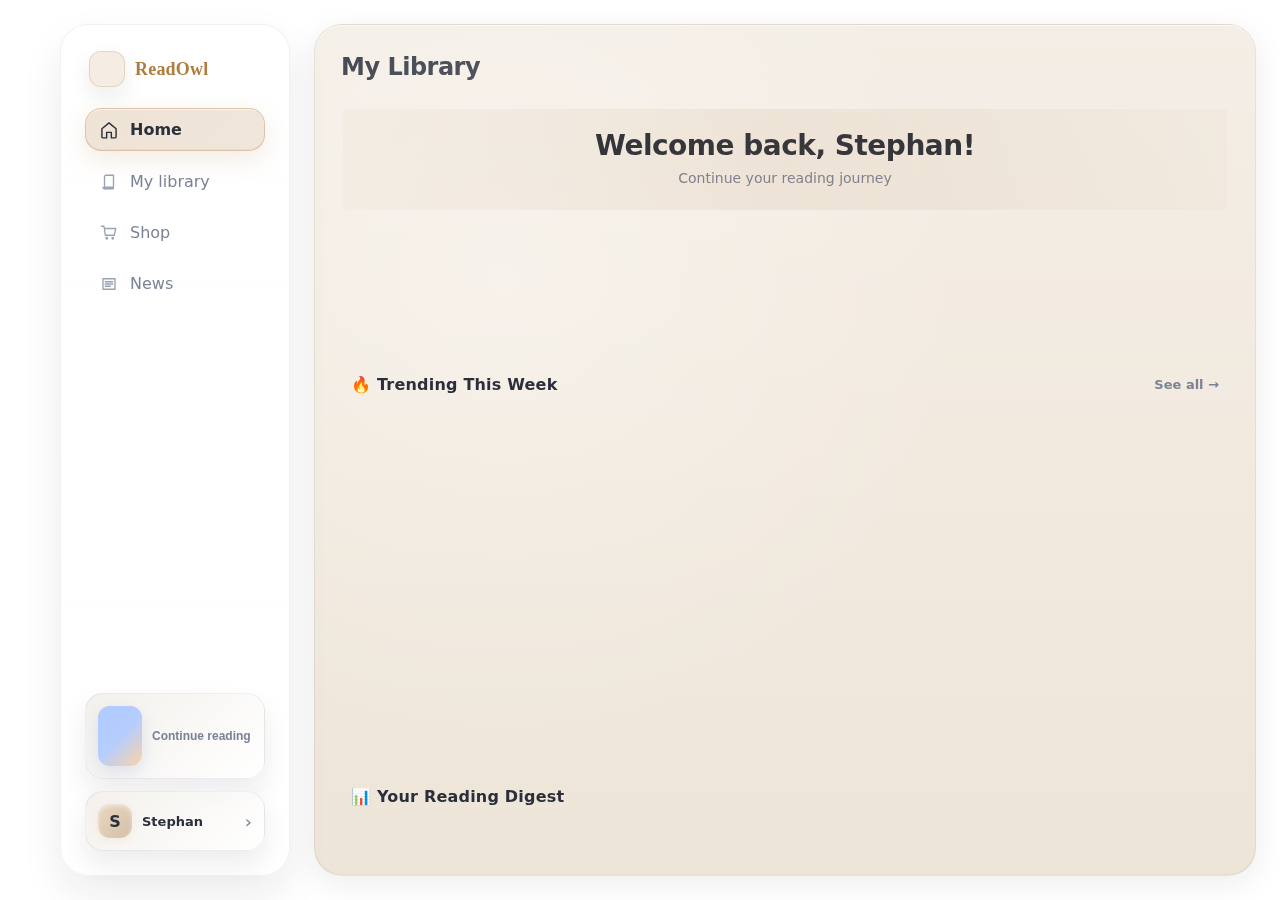
<file: index.html>
<!doctype html>
<html lang="en">
<head>
  <meta charset="UTF-8" />
  <meta name="viewport" content="width=device-width, initial-scale=1.0"/>
  <title>ReadOwl – My Library</title>
  <link rel="stylesheet" href="styles.css" />
  <script src="https://code.jquery.com/jquery-3.7.1.min.js" integrity="sha256-/JqT3SQfawRcv/BIHPThkBvs0OEvtFFmqPF/lYI/Cxo=" crossorigin="anonymous"></script>
  <meta name="description" content="ReadOwl - Your personal digital library. Organize, discover, and enjoy your favorite books." />
</head>
<body>
  <div class="page">
    <div class="container">
      <header class="topbar">
        <div class="mobile-brand" aria-label="ReadOwl">
          <div class="mobile-brand__logo" aria-hidden="true">
            <img src="owl-svgrepo-com (1).svg" alt="" />
          </div>
          <div class="mobile-brand__name">ReadOwl</div>
        </div>
      </header>

      <aside class="sidebar" aria-label="Primary navigation">
        <div class="brand">
          <div class="brand__logo" aria-hidden="true">
            <img src="owl-svgrepo-com (1).svg" alt="ReadOwl icon" class="brand__owl">
          </div>
          <div class="brand__name">ReadOwl</div>
        </div>

        <nav class="menu">
          <a class="menu__item is-active" href="#" aria-current="page" data-page="home">
            <span class="menu__icon" aria-hidden="true">
              <svg viewBox="0 0 24 24">
                <path d="M3 10.5 12 3l9 7.5V21a1 1 0 0 1-1 1h-5v-7H9v7H4a1 1 0 0 1-1-1z"
                      fill="none" stroke="currentColor" stroke-width="1.8"
                      stroke-linecap="round" stroke-linejoin="round"/>
              </svg>
            </span>
            <span class="menu__text">Home</span>
          </a>

          <a class="menu__item" href="#" data-page="library">
            <span class="menu__icon" aria-hidden="true">
              <svg viewBox="0 0 24 24">
                <path d="M4 19a2 2 0 0 0 2 2h12"
                      fill="none" stroke="currentColor" stroke-width="1.8"
                      stroke-linecap="round"/>
                <path d="M6 17V5a2 2 0 0 1 2-2h10v16H8a2 2 0 0 0-2 2z"
                      fill="none" stroke="currentColor" stroke-width="1.8"
                      stroke-linejoin="round"/>
              </svg>
            </span>
            <span class="menu__text">My library</span>
          </a>

          <a class="menu__item" href="#" data-page="shop">
            <span class="menu__icon" aria-hidden="true">
              <svg viewBox="0 0 24 24">
                <path d="M6 6h15l-2 9H7L6 6z"
                      fill="none" stroke="currentColor" stroke-width="1.8"
                      stroke-linejoin="round"/>
                <path d="M6 6 5 3H2"
                      fill="none" stroke="currentColor" stroke-width="1.8"
                      stroke-linecap="round"/>
                <path d="M9 20a1 1 0 1 0 0-2 1 1 0 0 0 0 2zm8 0a1 1 0 1 0 0-2 1 1 0 0 0 0 2z"
                      fill="none" stroke="currentColor" stroke-width="1.8"/>
              </svg>
            </span>
            <span class="menu__text">Shop</span>
          </a>

          <a class="menu__item" href="#" data-page="news">
            <span class="menu__icon" aria-hidden="true">
              <svg viewBox="0 0 24 24">
                <path d="M4 5h16v14H4z"
                      fill="none" stroke="currentColor" stroke-width="1.8"
                      stroke-linejoin="round"/>
                <path d="M7 9h10M7 12h10M7 15h7"
                      fill="none" stroke="currentColor" stroke-width="1.8"
                      stroke-linecap="round"/>
              </svg>
            </span>
            <span class="menu__text">News</span>
          </a>
        </nav>

        <div class="sidebar__bottom">
          <button class="continue" type="button">
            <div class="continue__thumb" aria-hidden="true"></div>
            <div class="continue__meta">
              <div class="continue__title">Continue reading</div>
            </div>
          </button>

          <div class="profile" role="button" tabindex="0" aria-label="Open profile">
            <div class="profile__avatar" aria-hidden="true">S</div>
            <div class="profile__name">Stephan</div>
            <div class="profile__arrow" aria-hidden="true">›</div>
          </div>
        </div>
      </aside>

      <main class="main">
        <header class="topbar">
          <h1 class="library-title">My Library</h1>
        </header>

        <section class="view" id="view-shelves" data-view="shelves" style="display: none;">
          <section class="shelves">
            <section class="shelf" id="shelf-current" data-shelf="current">
              <div class="shelf__head">
                <h2 class="shelf__title">Currently reading</h2>
              </div>
              <div class="shelf__row">
              <div class="books">
  <a class="book" href="book.html?id=b1" data-id="b1" data-title="Atomic Habits" data-author="James Clear" title="Atomic Habits — James Clear">
    <img class="book__img" loading="lazy" alt="Atomic Habits cover" src="atomichabits.jpg">
  </a>

  <a class="book" href="book.html?id=b2" data-id="b2" data-title="Dune" data-author="Frank Herbert" title="Dune — Frank Herbert">
    <img class="book__img" loading="lazy" alt="Dune cover" src="dune.jpg">
  </a>

  <a class="book" href="book.html?id=b3" data-id="b3" data-title="Clean Code" data-author="Robert C. Martin" title="Clean Code — Robert C. Martin">
    <img class="book__img" loading="lazy" alt="Clean Code cover" src="cleancode.jpg">
  </a>
</div>
                <div class="board"></div>
              </div>
            </section>
          </section>
        </section>

        <section class="view view--active" id="view-home" data-view="home" aria-label="Home page">
          <div class="home-content">
            <div class="home-hero">
              <h1 class="home-hero__title">Welcome back, Stephan!</h1>
              <p class="home-hero__subtitle">Continue your reading journey</p>
            </div>

            <div class="home-stats">
              <div class="stat-card">
                <div class="stat-card__icon">📚</div>
                <div class="stat-card__value">15</div>
                <div class="stat-card__label">Total Books</div>
              </div>
              <div class="stat-card">
                <div class="stat-card__icon">📖</div>
                <div class="stat-card__value">3</div>
                <div class="stat-card__label">Reading Now</div>
              </div>
              <div class="stat-card">
                <div class="stat-card__icon">✅</div>
                <div class="stat-card__value">6</div>
                <div class="stat-card__label">Finished</div>
              </div>
              <div class="stat-card">
                <div class="stat-card__icon">🔥</div>
                <div class="stat-card__value">12</div>
                <div class="stat-card__label">Day Streak</div>
              </div>
            </div>

            <section class="home-section">
              <div class="home-section__header">
                <h2 class="home-section__title">🔥 Trending This Week</h2>
                <a href="#" class="home-section__link">See all →</a>
              </div>
              <div class="trending-books">
                <div class="trending-book">
                  <div class="trending-book__cover">
                    <img src="sevenhusbands.jpg" alt="The Seven Husbands of Evelyn Hugo" />
                  </div>
                  <div class="trending-book__info">
                    <div class="trending-book__title">The Seven Husbands of Evelyn Hugo</div>
                    <div class="trending-book__author">Taylor Jenkins Reid</div>
                    <div class="trending-book__rating">⭐ 4.8</div>
                  </div>
                </div>
                <div class="trending-book">
                  <div class="trending-book__cover">
                    <img src="hailmary.jpg" alt="Project Hail Mary" />
                  </div>
                  <div class="trending-book__info">
                    <div class="trending-book__title">Project Hail Mary</div>
                    <div class="trending-book__author">Andy Weir</div>
                    <div class="trending-book__rating">⭐ 4.9</div>
                  </div>
                </div>
                <div class="trending-book">
                  <div class="trending-book__cover">
                    <img src="midnight.jpg" alt="The Midnight Library" />
                  </div>
                  <div class="trending-book__info">
                    <div class="trending-book__title">The Midnight Library</div>
                    <div class="trending-book__author">Matt Haig</div>
                    <div class="trending-book__rating">⭐ 4.7</div>
                  </div>
                </div>
                <div class="trending-book">
                  <div class="trending-book__cover">
                    <img src="kazuoishi.jpg" alt="Klara and the Sun" />
                  </div>
                  <div class="trending-book__info">
                    <div class="trending-book__title">Klara and the Sun</div>
                    <div class="trending-book__author">Kazuo Ishiguro</div>
                    <div class="trending-book__rating">⭐ 4.6</div>
                  </div>
                </div>
              </div>
            </section>

            <section class="home-section">
              <div class="home-section__header">
                <h2 class="home-section__title">📊 Your Reading Digest</h2>
              </div>
              <div class="digest-grid">
                <div class="digest-card">
                  <div class="digest-card__icon">📈</div>
                  <div class="digest-card__title">Reading Progress</div>
                  <div class="digest-card__text">You've read 40% more books this month!</div>
                </div>
                <div class="digest-card">
                  <div class="digest-card__icon">🎯</div>
                  <div class="digest-card__title">Goal Achievement</div>
                  <div class="digest-card__text">75% of your yearly goal completed</div>
                </div>
                <div class="digest-card">
                  <div class="digest-card__icon">⭐</div>
                  <div class="digest-card__title">Favorite Genre</div>
                  <div class="digest-card__text">Science Fiction & Fantasy</div>
                </div>
                <div class="digest-card">
                  <div class="digest-card__icon">⏱️</div>
                  <div class="digest-card__title">Average Reading Time</div>
                  <div class="digest-card__text">45 minutes per day</div>
                </div>
              </div>
            </section>

            <section class="home-section">
              <div class="home-section__header">
                <h2 class="home-section__title">💡 Recommendations for You</h2>
                <a href="#" class="home-section__link">Explore →</a>
              </div>
              <div class="recommendations-grid">
                <div class="recommendation-card">
                  <div class="recommendation-card__cover">
                    <img src="psychology.jpg" alt="The Psychology of Money" />
                  </div>
                  <div class="recommendation-card__content">
                    <div class="recommendation-card__title">The Psychology of Money</div>
                    <div class="recommendation-card__author">Morgan Housel</div>
                    <div class="recommendation-card__badge">Based on your library</div>
                  </div>
                </div>
                <div class="recommendation-card">
                  <div class="recommendation-card__cover">
                    <img src="thinkingfast.jpg" alt="Thinking, Fast and Slow" />
                  </div>
                  <div class="recommendation-card__content">
                    <div class="recommendation-card__title">Thinking, Fast and Slow</div>
                    <div class="recommendation-card__author">Daniel Kahneman</div>
                    <div class="recommendation-card__badge">Popular this month</div>
                  </div>
                </div>
                <div class="recommendation-card">
                  <div class="recommendation-card__cover">
                    <img src="educated.jpg" alt="Educated" />
                  </div>
                  <div class="recommendation-card__content">
                    <div class="recommendation-card__title">Educated</div>
                    <div class="recommendation-card__author">Tara Westover</div>
                    <div class="recommendation-card__badge">Editor's pick</div>
                  </div>
                </div>
              </div>
            </section>
          </div>
        </section>

        <section class="view" id="view-shop" data-view="shop" aria-label="Shop page" style="display: none;">
          <div class="shop-content">
            <div class="shop-header">
              <h1 class="shop-header__title">📚 Book Store</h1>
              <p class="shop-header__subtitle">Discover your next great read</p>
            </div>

            <div class="shop-filters">
              <div class="shop-filters__group">
                <button class="filter-btn is-active">All</button>
                <button class="filter-btn">Fiction</button>
                <button class="filter-btn">Non-Fiction</button>
                <button class="filter-btn">Sci-Fi</button>
                <button class="filter-btn">Biography</button>
              </div>
              <select class="select select--shop" aria-label="Sort shop">
                <option value="popular">Sort: Popular</option>
                <option value="newest">Sort: Newest</option>
                <option value="price-low">Sort: Price: Low to High</option>
                <option value="price-high">Sort: Price: High to Low</option>
              </select>
            </div>

            <div class="shop-grid">
              <div class="shop-book" data-genre="Fiction">
                <div class="shop-book__cover">
                  <img src="sevenhusbands.jpg" alt="The Seven Husbands of Evelyn Hugo" />
                </div>
                <div class="shop-book__info">
                  <div class="shop-book__title">The Seven Husbands of Evelyn Hugo</div>
                  <div class="shop-book__author">Taylor Jenkins Reid</div>
                  <div class="shop-book__meta">
                    <div class="shop-book__price">5,900 ₸</div>
                    <div class="shop-book__rating">⭐ 4.8</div>
                  </div>
                  <button class="shop-book__btn">Add to Library</button>
                </div>
              </div>
              <div class="shop-book" data-genre="Sci-Fi">
                <div class="shop-book__cover">
                  <img src="hailmary.jpg" alt="Project Hail Mary" />
                </div>
                <div class="shop-book__info">
                  <div class="shop-book__title">Project Hail Mary</div>
                  <div class="shop-book__author">Andy Weir</div>
                  <div class="shop-book__meta">
                    <div class="shop-book__price">6,800 ₸</div>
                    <div class="shop-book__rating">⭐ 4.9</div>
                  </div>
                  <button class="shop-book__btn">Add to Library</button>
                </div>
              </div>
              <div class="shop-book" data-genre="Fiction">
                <div class="shop-book__cover">
                  <img src="midnight.jpg" alt="The Midnight Library" />
                </div>
                <div class="shop-book__info">
                  <div class="shop-book__title">The Midnight Library</div>
                  <div class="shop-book__author">Matt Haig</div>
                  <div class="shop-book__meta">
                    <div class="shop-book__price">5,500 ₸</div>
                    <div class="shop-book__rating">⭐ 4.7</div>
                  </div>
                  <button class="shop-book__btn">Add to Library</button>
                </div>
              </div>
              <div class="shop-book" data-genre="Sci-Fi">
                <div class="shop-book__cover">
                  <img src="kazuoishi.jpg" alt="Klara and the Sun" />
                </div>
                <div class="shop-book__info">
                  <div class="shop-book__title">Klara and the Sun</div>
                  <div class="shop-book__author">Kazuo Ishiguro</div>
                  <div class="shop-book__meta">
                    <div class="shop-book__price">6,300 ₸</div>
                    <div class="shop-book__rating">⭐ 4.6</div>
                  </div>
                  <button class="shop-book__btn">Add to Library</button>
                </div>
              </div>
              <div class="shop-book" data-genre="Non-Fiction">
                <div class="shop-book__cover">
                  <img src="psychology.jpg" alt="The Psychology of Money" />
                </div>
                <div class="shop-book__info">
                  <div class="shop-book__title">The Psychology of Money</div>
                  <div class="shop-book__author">Morgan Housel</div>
                  <div class="shop-book__meta">
                    <div class="shop-book__price">5,000 ₸</div>
                    <div class="shop-book__rating">⭐ 4.8</div>
                  </div>
                  <button class="shop-book__btn">Add to Library</button>
                </div>
              </div>
              <div class="shop-book" data-genre="Non-Fiction">
                <div class="shop-book__cover">
                  <img src="thinkingfast.jpg" alt="Thinking, Fast and Slow" />
                </div>
                <div class="shop-book__info">
                  <div class="shop-book__title">Thinking, Fast and Slow</div>
                  <div class="shop-book__author">Daniel Kahneman</div>
                  <div class="shop-book__meta">
                    <div class="shop-book__price">7,200 ₸</div>
                    <div class="shop-book__rating">⭐ 4.7</div>
                  </div>
                  <button class="shop-book__btn">Add to Library</button>
                </div>
              </div>
            </div>
          </div>
        </section>

        <section class="view" id="view-news" data-view="news" aria-label="News page" style="display: none;">
          <div class="news-content">
            <div class="news-header">
              <h1 class="news-header__title">📰 Book News & Reviews</h1>
              <p class="news-header__subtitle">Stay updated with the latest in literature</p>
            </div>

            <div class="news-featured">
              <div class="news-featured__image" style="background: linear-gradient(135deg, #667eea 0%, #764ba2 100%);"></div>
              <div class="news-featured__content">
                <div class="news-featured__badge">Featured</div>
                <h2 class="news-featured__title">The Future of Reading: Digital vs Physical Books</h2>
                <p class="news-featured__text">Exploring how technology is reshaping our reading habits and what it means for book lovers worldwide...</p>
                <div class="news-featured__meta">
                  <span class="news-featured__date">March 15, 2024</span>
                  <span class="news-featured__author">By Sarah Johnson</span>
                </div>
              </div>
            </div>

            <div class="news-grid">
              <article class="news-card">
                <div class="news-card__image" style="background: linear-gradient(135deg, #f093fb 0%, #f5576c 100%);"></div>
                <div class="news-card__content">
                  <div class="news-card__category">Review</div>
                  <h3 class="news-card__title">"Project Hail Mary" - A Masterpiece of Science Fiction</h3>
                  <p class="news-card__excerpt">Andy Weir delivers another thrilling space adventure that keeps readers on the edge of their seats...</p>
                  <div class="news-card__meta">
                    <span>March 12, 2024</span>
                    <span>•</span>
                    <span>5 min read</span>
                  </div>
                </div>
              </article>

              <article class="news-card">
                <div class="news-card__image" style="background: linear-gradient(135deg, #4facfe 0%, #00f2fe 100%);"></div>
                <div class="news-card__content">
                  <div class="news-card__category">Interview</div>
                  <h3 class="news-card__title">Exclusive: Author Matt Haig on Mental Health in Literature</h3>
                  <p class="news-card__excerpt">The acclaimed author discusses how his personal experiences shape his writing and the importance of mental health awareness...</p>
                  <div class="news-card__meta">
                    <span>March 10, 2024</span>
                    <span>•</span>
                    <span>8 min read</span>
                  </div>
                </div>
              </article>

              <article class="news-card">
                <div class="news-card__image" style="background: linear-gradient(135deg, #fa709a 0%, #fee140 100%);"></div>
                <div class="news-card__content">
                  <div class="news-card__category">Awards</div>
                  <h3 class="news-card__title">2024 Literary Awards: Winners Announced</h3>
                  <p class="news-card__excerpt">Celebrating the best books of the year across multiple genres, from fiction to non-fiction...</p>
                  <div class="news-card__meta">
                    <span>March 8, 2024</span>
                    <span>•</span>
                    <span>6 min read</span>
                  </div>
                </div>
              </article>

              <article class="news-card">
                <div class="news-card__image" style="background: linear-gradient(135deg, #a8edea 0%, #fed6e3 100%);"></div>
                <div class="news-card__content">
                  <div class="news-card__category">Trending</div>
                  <h3 class="news-card__title">Top 10 Books to Read This Spring</h3>
                  <p class="news-card__excerpt">Our curated list of must-read books for the spring season, featuring new releases and timeless classics...</p>
                  <div class="news-card__meta">
                    <span>March 5, 2024</span>
                    <span>•</span>
                    <span>7 min read</span>
                  </div>
                </div>
              </article>
            </div>
          </div>
        </section>

        <section class="view" id="view-profile" data-view="profile" aria-label="Profile page" style="display: none;">
          <div class="profile-content">
            <div class="profile-header">
              <div class="profile-header__avatar">S</div>
              <div class="profile-header__info">
                <h1 class="profile-header__name">Stephan</h1>
                <p class="profile-header__email">stephan@readowl.com</p>
                <div class="profile-header__badge">Premium Member</div>
              </div>
              <button class="profile-header__edit">Edit Profile</button>
              <button class="profile-header__logout"  id="logoutBtn" >
                Sign Out
              </button>
            </div>

            <div class="profile-stats">
              <div class="profile-stat">
                <div class="profile-stat__value">15</div>
                <div class="profile-stat__label">Books in Library</div>
              </div>
              <div class="profile-stat">
                <div class="profile-stat__value">42</div>
                <div class="profile-stat__label">Books Read</div>
              </div>
              <div class="profile-stat">
                <div class="profile-stat__value">12</div>
                <div class="profile-stat__label">Day Streak</div>
              </div>
              <div class="profile-stat">
                <div class="profile-stat__value">1,250</div>
                <div class="profile-stat__label">Pages Read</div>
              </div>
            </div>

            <div class="profile-sections">
              <section class="profile-section">
                <h2 class="profile-section__title">Reading Goals</h2>
                <div class="profile-goal">
                  <div class="profile-goal__header">
                    <span class="profile-goal__name">2024 Reading Challenge</span>
                    <span class="profile-goal__progress">15 / 50 books</span>
                  </div>
                  <div class="profile-goal__bar">
                    <div class="profile-goal__fill" style="width: 30%"></div>
                  </div>
                </div>
                <div class="profile-goal">
                  <div class="profile-goal__header">
                    <span class="profile-goal__name">Daily Reading Goal</span>
                    <span class="profile-goal__progress">45 / 60 minutes</span>
                  </div>
                  <div class="profile-goal__bar">
                    <div class="profile-goal__fill" style="width: 75%"></div>
                  </div>
                </div>
              </section>

              <section class="profile-section">
                <h2 class="profile-section__title">Achievements</h2>
                <div class="achievements-grid">
                  <div class="achievement">
                    <div class="achievement__icon">🏆</div>
                    <div class="achievement__name">Bookworm</div>
                    <div class="achievement__desc">Read 10 books</div>
                  </div>
                  <div class="achievement">
                    <div class="achievement__icon">🔥</div>
                    <div class="achievement__name">Streak Master</div>
                    <div class="achievement__desc">7 day reading streak</div>
                  </div>
                  <div class="achievement">
                    <div class="achievement__icon">⭐</div>
                    <div class="achievement__name">Reviewer</div>
                    <div class="achievement__desc">Reviewed 5 books</div>
                  </div>
                  <div class="achievement achievement--locked">
                    <div class="achievement__icon">📚</div>
                    <div class="achievement__name">Scholar</div>
                    <div class="achievement__desc">Read 50 books</div>
                  </div>
                </div>
              </section>

              <section class="profile-section">
                <h2 class="profile-section__title">Settings</h2>
                <div class="settings-list">
                  <div class="setting-item">
                    <span class="setting-item__label">Notifications</span>
                    <label class="setting-toggle">
                      <input type="checkbox" checked>
                      <span class="setting-toggle__slider"></span>
                    </label>
                  </div>
                  <div class="setting-item">
                    <span class="setting-item__label">Dark Mode</span>
                    <label class="setting-toggle">
                      <input type="checkbox">
                      <span class="setting-toggle__slider"></span>
                    </label>
                  </div>
                  <div class="setting-item">
                    <span class="setting-item__label">Reading Reminders</span>
                    <label class="setting-toggle">
                      <input type="checkbox" checked>
                      <span class="setting-toggle__slider"></span>
                    </label>
                  </div>
                </div>
              </section>
            </div>
          </div>
        </section>

      </main>
    </div>
  </div>

  <div class="modal" id="bookModal" aria-hidden="true">
    <div class="modal__backdrop" data-close="1"></div>
    <div class="modal__panel" role="dialog" aria-modal="true">
      <button class="modal__close" data-close="1" aria-label="Close">✕</button>
      <h3 class="modal__title" id="mTitle">Book</h3>
      <p class="modal__meta" id="mMeta">Move this book to another shelf</p>
      <div class="modal__row">
        <select class="modal__select" id="mShelf">
          <option value="current">Currently reading</option>
          <option value="next">Next up</option>
          <option value="finished">Finished</option>
        </select>
        <button class="modal__btn" id="mSave">Save</button>
      </div>
      <div class="modal__row" style="margin-top: 12px;">
        <button class="modal__btn modal__btn--danger" id="mRemove" style="background: rgba(239, 68, 68, 0.1); color: #ef4444; border: 1px solid rgba(239, 68, 68, 0.3);">Remove from Library</button>
      </div>
      <div class="toast" id="mToast">Saved!</div>
    </div>
  </div>

  <script src="script.js"></script>
</body>
</html>
</file>
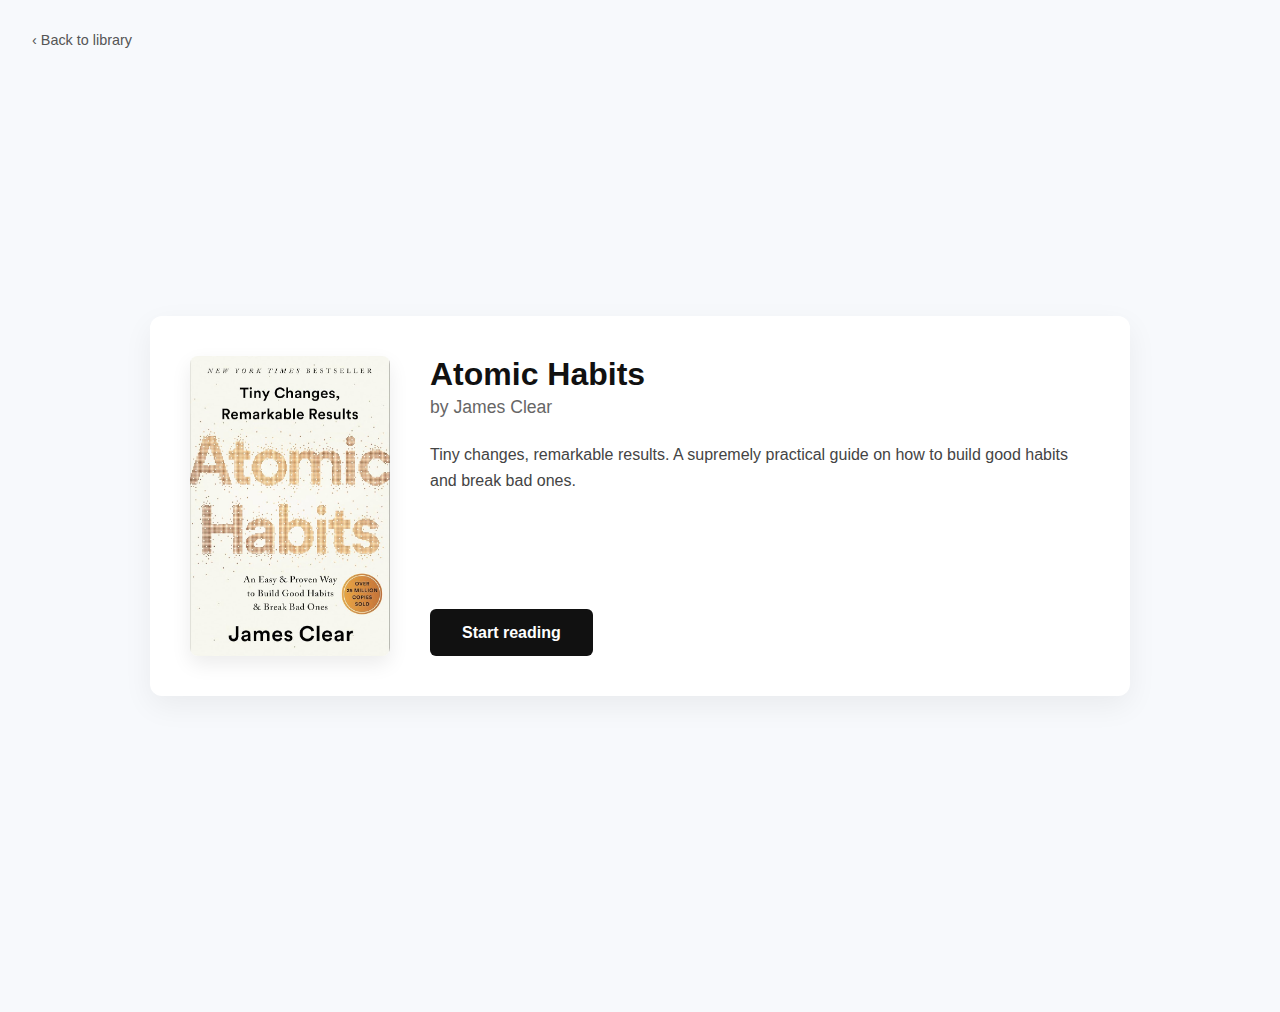
<file: book.html>
<!doctype html>
<html lang="en">
<head>
  <meta charset="UTF-8"/>
  <meta name="viewport" content="width=device-width, initial-scale=1.0"/>
  <title id="page-title">ReadOwl – Book</title>
  <link rel="stylesheet" href="bookstyle.css"/>
</head>
<body class="book-page">
  <a class="book-page__back" href="index.html#view-shelves">‹ Back to library</a>

  <main class="book-card">
    <img class="book-card__cover" id="book-cover" alt="cover"/>

    <div class="book-card__content">
      <h1 class="book-card__title" id="book-title"></h1>
      <p class="book-card__author" id="book-author"></p>
      <p class="book-card__desc"  id="book-desc"></p>

    <a class="book-card__read" id="book-read" href="reader.html">Start reading</a>
    </div>
  </main>

 <script>
    const catalog = {
      "Atomic Habits": {
        author: "James Clear",
        cover: "books-images/atomichabits.jpg",
        desc: "Tiny changes, remarkable results. A supremely practical guide on how to build good habits and break bad ones."
      },
      "Dune": {
        author: "Frank Herbert",
        cover: "books-images/dune.jpg",
        desc: "A sweeping science-fiction epic of politics, religion, and giant sandworms on the desert planet Arrakis."
      },
      "Clean Code": {
        author: "Robert C. Martin",
        cover: "books-images/cleancode.jpg",
        desc: "Agile software craftsmanship: how to write code that is readable, maintainable, and elegant."
      },
      "The Midnight Library": {
        author: "Matt Haig",
        cover: "books-images/midnight.jpg",
        desc: "A woman discovers a library of alternate lives and must decide which path gives her the most meaning."
      },
      "Klara and the Sun": {
        author: "Kazuo Ishiguro",
        cover: "books-images/kazuoishi.jpg",
        desc: "In a near-future world, an AI companion challenges what it means to be human and to love."
      },
      "The Psychology of Money": {
        author: "Morgan Housel",
        cover: "books-images/psychology.jpg",
        desc: "Timeless lessons about money, behavior, and building wealth through better decisions."
      },
      "Thinking, Fast and Slow": {
        author: "Daniel Kahneman",
        cover: "books-images/thinkingfast.jpg",
        desc: "A tour through the fast and slow systems of thinking that shape our choices every day."
      },
      "The Seven Husbands of Evelyn Hugo": {
        author: "Taylor Jenkins Reid",
        cover: "books-images/sevenhusbands.jpg",
        desc: "A glamorous Hollywood icon opens up about her seven husbands, revealing a story of ambition, love, and reinvention."
      },
      "Project Hail Mary": {
        author: "Andy Weir",
        cover: "books-images/hailmary.jpg",
        desc: "A lone astronaut wakes up on a space mission with humanity’s fate resting on his scientific ingenuity and grit."
      }
    };

    const books = {
      b1: {
        title: "Atomic Habits",
        author: "James Clear",
        cover: "books-images/atomichabits.jpg",
        desc: catalog["Atomic Habits"].desc
      },
      b2: {
        title: "Dune",
        author: "Frank Herbert",
        cover: "books-images/dune.jpg",
        desc: catalog.Dune.desc
      },
      b3: {
        title: "Clean Code",
        author: "Robert C. Martin",
        cover: "books-images/cleancode.jpg",
        desc: catalog["Clean Code"].desc
      },
      b4: {
        title: "The Midnight Library",
        author: "Matt Haig",
        cover: "books-images/midnight.jpg",
        desc: catalog["The Midnight Library"].desc
      },
      b5: {
        title: "Klara and the Sun",
        author: "Kazuo Ishiguro",
        cover: "books-images/kazuoishi.jpg",
        desc: catalog["Klara and the Sun"].desc
      },
      b6: {
        title: "The Psychology of Money",
        author: "Morgan Housel",
        cover: "books-images/psychology.jpg",
        desc: catalog["The Psychology of Money"].desc
      },
      b7: {
        title: "Thinking, Fast and Slow",
        author: "Daniel Kahneman",
        cover: "books-images/thinkingfast.jpg",
        desc: catalog["Thinking, Fast and Slow"].desc
      }
    };

    const id = new URLSearchParams(location.search).get("id");

    const storedBooks = (() => {
      try {
        return JSON.parse(localStorage.getItem("readowl.libraryBooks") || "[]");
      } catch {
        return [];
      }
    })();

    const storedMatch = storedBooks.find((book) => book.id === id);
    const fallbackData = storedMatch
      ? {
          title: storedMatch.title,
          author: storedMatch.author,
          cover: storedMatch.coverSrc,
          desc: storedMatch.description
        }
      : books[id];

    const catalogEntry = fallbackData && fallbackData.title ? catalog[fallbackData.title] : null;
    const data = {
      title: (fallbackData && fallbackData.title) || "Atomic Habits",
      author: (fallbackData && fallbackData.author) || (catalogEntry && catalogEntry.author) || "James Clear",
      cover: (fallbackData && fallbackData.cover) || (catalogEntry && catalogEntry.cover) || "books-images/atomichabits.jpg",
      desc: (fallbackData && fallbackData.desc) || (catalogEntry && catalogEntry.desc) || catalog["Atomic Habits"].desc
    };

    document.getElementById("page-title").textContent = `ReadOwl – ${data.title}`;
    document.getElementById("book-cover").src = data.cover;
    document.getElementById("book-title").textContent = data.title;
    document.getElementById("book-author").textContent = "by " + data.author;
    document.getElementById("book-desc").textContent = data.desc;

    document.getElementById("book-read").href = "reader.html?id=" + encodeURIComponent(id || "b1");
  </script>
</body>
</html>
</file>
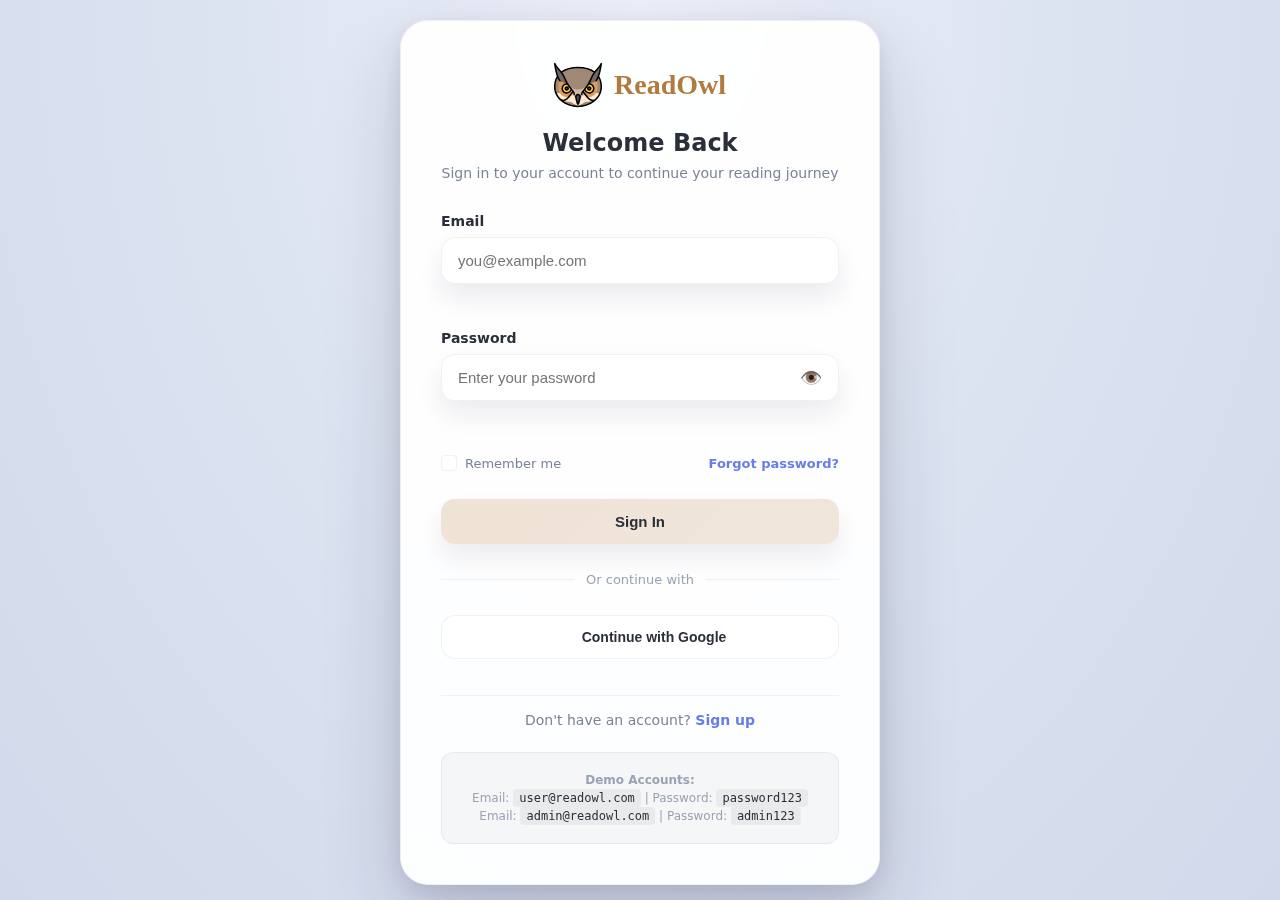
<file: login.html>
<!doctype html>
<html lang="en">
<head>
  <meta charset="UTF-8" />
  <meta name="viewport" content="width=device-width, initial-scale=1.0"/>
  <title>ReadOwl – Login</title>
  <link rel="stylesheet" href="styles.css" />
  <link rel="stylesheet" href="auth.css" />
  <script src="https://code.jquery.com/jquery-3.7.1.min.js"></script>
  <meta name="description" content="Login to your ReadOwl account" />
</head>
<body class="auth-page">
  <div class="auth-container">
    <div class="auth-header">
      <div class="auth-logo">
        <img src="owl-svgrepo-com (1).svg" alt="ReadOwl" />
        <h1>ReadOwl</h1>
      </div>
      <h2>Welcome Back</h2>
      <p>Sign in to your account to continue your reading journey</p>
    </div>

    <form id="loginForm" class="auth-form">
      <div class="form-group">
        <label for="loginEmail">Email</label>
        <input type="email" id="loginEmail" placeholder="you@example.com" required />
        <div class="error-message" id="emailError"></div>
      </div>

      <div class="form-group">
        <label for="loginPassword">Password</label>
        <div class="password-input">
          <input type="password" id="loginPassword" placeholder="Enter your password" required />
          <button type="button" class="toggle-password" aria-label="Show password">👁️</button>
        </div>
        <div class="error-message" id="passwordError"></div>
      </div>

      <div class="form-options">
        <label class="checkbox-label">
          <input type="checkbox" id="rememberMe" />
          <span>Remember me</span>
        </label>
        <a href="#" class="forgot-password">Forgot password?</a>
      </div>

      <button type="submit" class="auth-btn primary-btn">Sign In</button>

      <div class="auth-divider">
        <span>Or continue with</span>
      </div>

      <div class="social-auth">
        <button type="button" class="social-btn google-btn">
          <img src="[data-uri]" alt="Google" />
          Continue with Google
        </button>
      </div>

      <div class="auth-footer">
        <p>Don't have an account? <a href="register.html">Sign up</a></p>
      </div>
    </form>

    <div class="auth-demo">
      <p><strong>Demo Accounts:</strong></p>
      <p>Email: <code>user@readowl.com</code> | Password: <code>password123</code></p>
      <p>Email: <code>admin@readowl.com</code> | Password: <code>admin123</code></p>
    </div>
  </div>

  <script src="auth.js"></script>
</body>
</html>
</file>
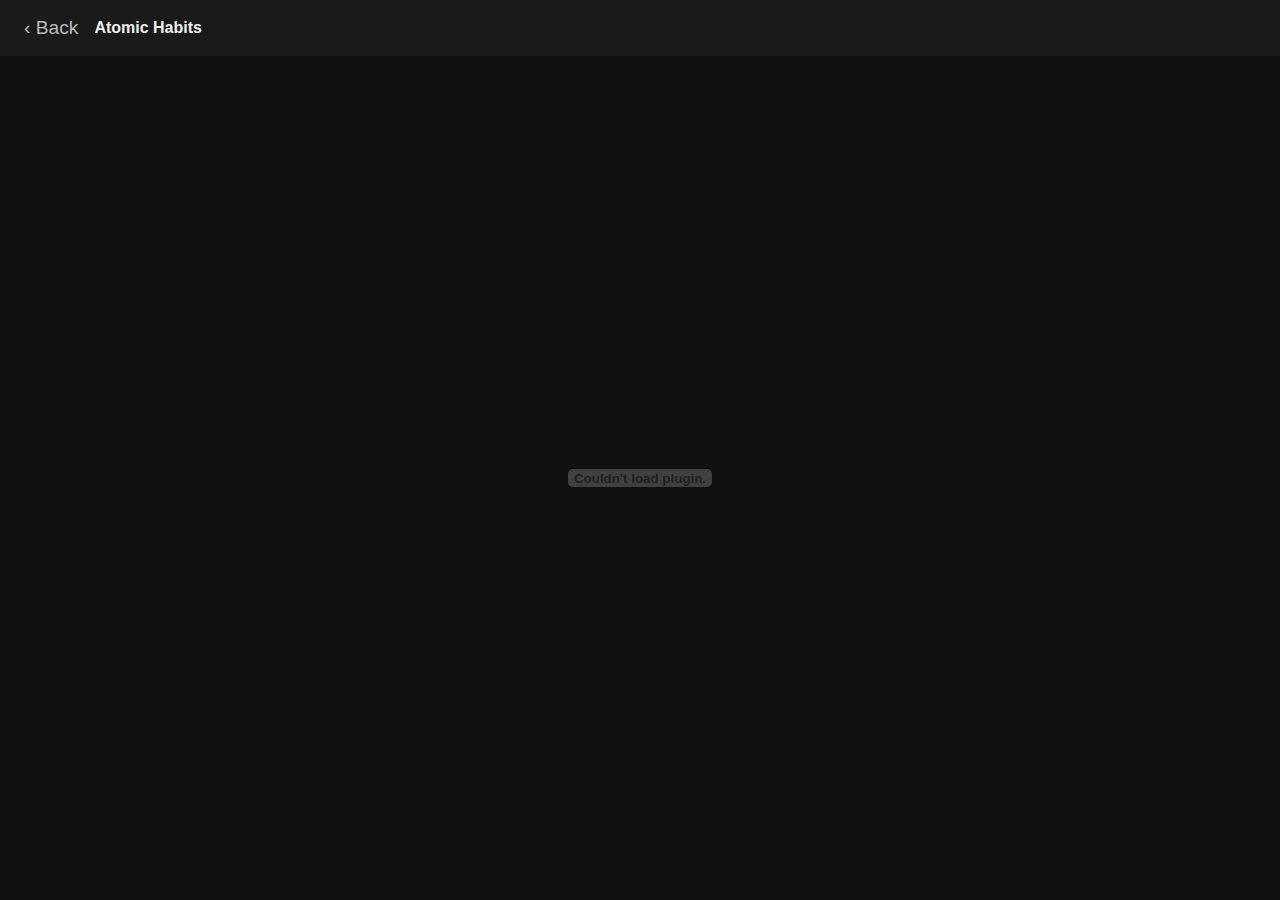
<file: reader.html>
<!doctype html>
<html lang="en">
<head>
  <meta charset="UTF-8"/>
  <meta name="viewport" content="width=device-width, initial-scale=1.0"/>
  <title id="page-title">ReadOwl – Reader</title>
  <link rel="stylesheet" href="readerstyle.css"/>
</head>
<body class="reader-page">
  <header class="reader-bar">
    <a class="reader-bar__back" href="book.html?id=" id="back-link">‹ Back</a>
    <span class="reader-bar__title" id="book-name"></span>
  </header>

  <main class="reader-main">
    <embed id="pdf-viewer" src="" type="application/pdf" class="reader-embed"/>
  </main>

  <script>
    const map = {
      b1: { file: "atomic-habits.pdf",  title: "Atomic Habits" },
      b2: { file: "dune.pdf",           title: "Dune" },
      b3: { file: "clean-code.pdf",     title: "Clean Code" }
    };

    const id  = new URLSearchParams(location.search).get("id");
    const obj = map[id] || map.b1;

    document.getElementById("page-title").textContent = `ReadOwl – ${obj.title}`;
    document.getElementById("book-name").textContent    = obj.title;
    document.getElementById("back-link").href          += id;
    document.getElementById("pdf-viewer").src          = obj.file;
  </script>
</body>
</html>
</file>
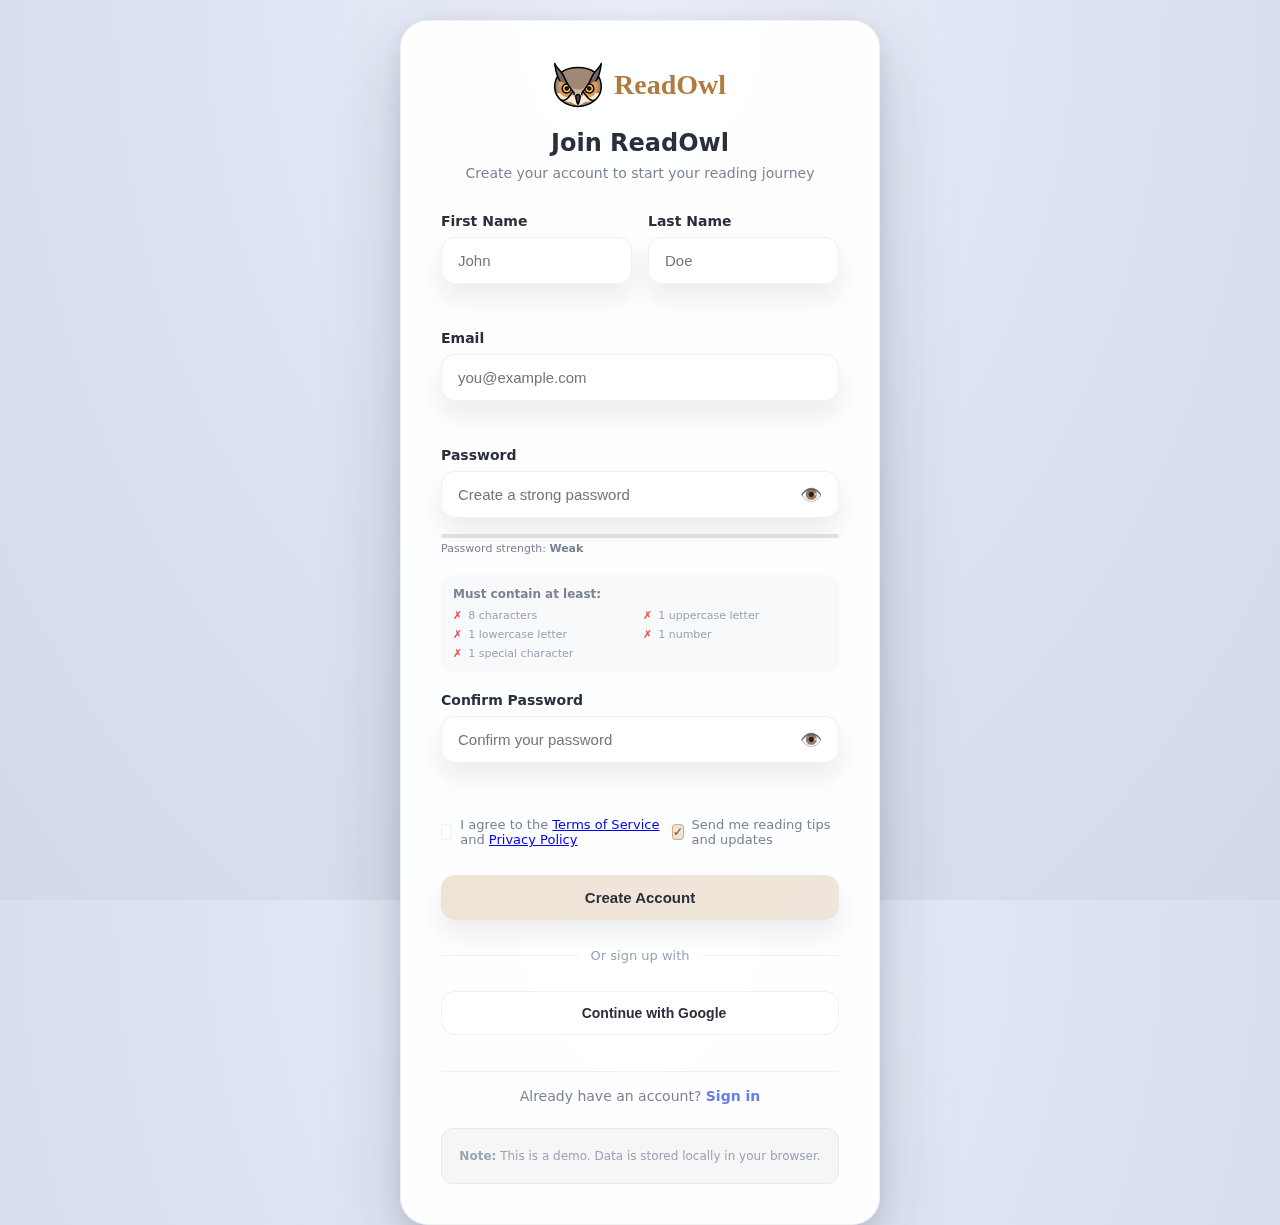
<file: register.html>
<!doctype html>
<html lang="en">
<head>
  <meta charset="UTF-8" />
  <meta name="viewport" content="width=device-width, initial-scale=1.0"/>
  <title>ReadOwl – Register</title>
  <link rel="stylesheet" href="styles.css" />
  <link rel="stylesheet" href="auth.css" />
  <script src="https://code.jquery.com/jquery-3.7.1.min.js"></script>
  <meta name="description" content="Create your ReadOwl account" />
</head>
<body class="auth-page">
  <div class="auth-container">
    <div class="auth-header">
      <div class="auth-logo">
        <img src="owl-svgrepo-com (1).svg" alt="ReadOwl" />
        <h1>ReadOwl</h1>
      </div>
      <h2>Join ReadOwl</h2>
      <p>Create your account to start your reading journey</p>
    </div>

    <form id="registerForm" class="auth-form">
      <div class="form-row">
        <div class="form-group">
          <label for="firstName">First Name</label>
          <input type="text" id="firstName" placeholder="John" required />
          <div class="error-message" id="firstNameError"></div>
        </div>
        <div class="form-group">
          <label for="lastName">Last Name</label>
          <input type="text" id="lastName" placeholder="Doe" required />
          <div class="error-message" id="lastNameError"></div>
        </div>
      </div>

      <div class="form-group">
        <label for="registerEmail">Email</label>
        <input type="email" id="registerEmail" placeholder="you@example.com" required />
        <div class="error-message" id="registerEmailError"></div>
      </div>

      <div class="form-group">
        <label for="registerPassword">Password</label>
        <div class="password-input">
          <input type="password" id="registerPassword" placeholder="Create a strong password" required />
          <button type="button" class="toggle-password" aria-label="Show password">👁️</button>
        </div>
        <div class="password-strength">
          <div class="strength-bar"></div>
          <div class="strength-text">Password strength: <span>Weak</span></div>
        </div>
        <div class="password-requirements">
          <p>Must contain at least:</p>
          <ul>
            <li class="req-length">8 characters</li>
            <li class="req-uppercase">1 uppercase letter</li>
            <li class="req-lowercase">1 lowercase letter</li>
            <li class="req-number">1 number</li>
            <li class="req-special">1 special character</li>
          </ul>
        </div>
      </div>

      <div class="form-group">
        <label for="confirmPassword">Confirm Password</label>
        <div class="password-input">
          <input type="password" id="confirmPassword" placeholder="Confirm your password" required />
          <button type="button" class="toggle-password" aria-label="Show password">👁️</button>
        </div>
        <div class="error-message" id="confirmPasswordError"></div>
      </div>

      <div class="form-options">
        <label class="checkbox-label">
          <input type="checkbox" id="termsAgreement" required />
          <span>I agree to the <a href="#">Terms of Service</a> and <a href="#">Privacy Policy</a></span>
        </label>
        <label class="checkbox-label">
          <input type="checkbox" id="newsletter" checked />
          <span>Send me reading tips and updates</span>
        </label>
      </div>

      <button type="submit" class="auth-btn primary-btn">Create Account</button>

      <div class="auth-divider">
        <span>Or sign up with</span>
      </div>

      <div class="social-auth">
        <button type="button" class="social-btn google-btn">
          <img src="[data-uri]" alt="Google" />
          Continue with Google
        </button>
      </div>

      <div class="auth-footer">
        <p>Already have an account? <a href="login.html">Sign in</a></p>
      </div>
    </form>

    <div class="auth-demo">
      <p><strong>Note:</strong> This is a demo. Data is stored locally in your browser.</p>
    </div>
  </div>

  <script src="auth.js"></script>
</body>
</html>
</file>
<file: styles.css>
*{ 
  box-sizing: border-box; 
  margin: 0;
  padding: 0;
  transition: background-color 0.3s ease, 
              border-color 0.3s ease, 
              color 0.3s ease,
              box-shadow 0.3s ease;
}

.ripple,
.setting-toggle__slider::before,
img,
.modal__panel,
.menu__item,
.book,
.book-card,
.trending-book,
.shop-book,
.news-card,
.stat-card,
.digest-card,
.recommendation-card,
.achievement {
  transition: none !important; /* Отключаем для этих элементов */
}


.menu__item,
.book,
.book-card,
.trending-book,
.shop-book,
.news-card,
.stat-card,
.digest-card,
.recommendation-card,
.achievement {
  transition: all .3s cubic-bezier(0.4, 0, 0.2, 1), 
              background-color 0.3s ease, 
              border-color 0.3s ease,
              color 0.3s ease !important;
}


html{
  height: 100%;
  scroll-behavior: smooth;
}
body{ 
  height: 100%;
  -webkit-font-smoothing: antialiased;
  -moz-osx-font-smoothing: grayscale;
}

:root{
  --bg1:#eef2fb;
  --bg2:#dbe2f0;
  --bg3:#d2d9ea;

  --ink:#2a2f3b;
  --muted:#7a8396;
  --muted2:#9aa3b3;

  --beige:#efe3d6;
  --beige2:#f4eee6;

  --border: rgba(20,25,40,.06);

  --r-card: 34px;
  --r-inner: 28px;

  --shadow-lg: 0 30px 80px rgba(25,30,55,.18), 0 8px 24px rgba(25,30,55,.10);
  --shadow-md: 0 18px 42px rgba(25,30,55,.08);
  --shadow-sm: 0 14px 26px rgba(25,30,55,.08);

  --pad: clamp(14px, 2vw, 28px);

  --transition-theme: background-color 0.3s ease, color 0.3s ease, border-color 0.3s ease;
}

body{
  margin:0;
  font-family: Inter, system-ui, -apple-system, "Segoe UI", Roboto, Arial, sans-serif;
  background: radial-gradient(ellipse at top, var(--bg1) 0%, var(--bg2) 50%, var(--bg3) 100%);
  background-attachment: fixed;
  color: var(--ink);
  overflow-x: hidden;
  perspective: 1000px;
}

.parallax-element{
  will-change: transform;
  transition: transform 0.1s ease-out;
}

.parallax-bg{
  position: absolute;
  inset: 0;
  will-change: transform;
  pointer-events: none;
}

.page{
  min-height:100vh;
  width: 100vw;
  display:flex;
  padding: 0;
}

.container{
  width: 100%;
  height: 100vh;
  min-height: 100vh;

  background: #fff;
  border-radius: 0;
  padding: clamp(16px, 2vw, 24px);
  display:flex;
  gap: clamp(16px, 2vw, 24px);
  border: none;
  box-shadow: none;
  overflow: hidden;
}

.sidebar, .main{ min-width: 0; }

.sidebar{
  width: 230px;
  border-radius: var(--r-inner);
  padding: 18px;
  display:flex;
  flex-direction:column;
  background: linear-gradient(180deg, rgba(255,255,255,.98) 0%, rgba(255,255,255,.95) 100%);
  border: 1px solid var(--border);
  box-shadow: var(--shadow-md), inset 0 0 0 1px rgba(255,255,255,.65);
  backdrop-filter: blur(10px);
  transition: transform 0.3s ease, box-shadow 0.3s ease;
  animation: slideInLeft 0.5s ease-out;
  position: relative;
  z-index: 10;
}
@keyframes slideInLeft{
  from{
    opacity: 0;
    transform: translateX(-20px);
  }
  to{
    opacity: 1;
    transform: translateX(0);
  }
}

.brand{
  display:flex;
  align-items:center;
  gap: 10px;
  padding: 8px 10px 14px;
}
.brand__logo{
  width: 36px;
  height: 36px;
  border-radius: 12px;
  display:flex;
  align-items:center;
  justify-content:center;
  background: rgba(241,231,219,.75);
  border: 1px solid rgba(176,123,63,.22);
  box-shadow: 0 10px 22px rgba(25,30,55,.08);
}
.brand__owl{ width: 24px; height: 24px; display:block; }
.brand__name{
  font-family: Georgia, "Times New Roman", Times, serif;
  font-weight: 700;
  font-size: 18px;
  letter-spacing: .2px;
  color: #b07b3f;
  line-height: 1;
}

.menu{
  display:flex;
  flex-direction:column;
  gap: 8px;
  padding: 8px 6px;
}
.menu__item{
  text-decoration:none;
  display:flex;
  align-items:center;
  gap: 10px;
  padding: 11px 12px;
  border-radius: 16px;
  cursor: pointer;
  border: 1px solid transparent;
  background: transparent;
  transition: all .25s cubic-bezier(0.4, 0, 0.2, 1);
  position: relative;
  overflow: hidden;
}
.menu__item::before{
  content: "";
  position: absolute;
  inset: 0;
  background: linear-gradient(135deg, rgba(255,255,255,.8), rgba(255,255,255,.4));
  opacity: 0;
  transition: opacity .25s ease;
}
.menu__item:hover::before{ opacity: 1; }
.menu__icon{
  width: 22px;
  display:flex;
  align-items:center;
  justify-content:center;
  color: var(--muted2);
}
.menu__icon svg{ width: 18px; height: 18px; display:block; }
.menu__text{ color: var(--muted); font-weight: 500; }

.menu__item:hover{
  background: rgba(255,255,255,.85);
  border-color: var(--border);
  transform: translateY(-2px) scale(1.02);
  box-shadow: 0 8px 20px rgba(25,30,55,.12), 0 2px 8px rgba(25,30,55,.08);
}
.menu__item:hover .menu__icon{ 
  color: #5f6a7f; 
  transform: scale(1.1);
  transition: transform .25s ease, color .25s ease;
}
.menu__item:hover .menu__text{ color: var(--ink); }

.menu__item.is-active{
  background: linear-gradient(135deg, var(--beige) 0%, rgba(239,227,214,.9) 100%);
  border-color: rgba(176,123,63,.3);
  box-shadow: 0 8px 24px rgba(176,123,63,.15), inset 0 1px 0 rgba(255,255,255,.6), inset 0 -1px 0 rgba(176,123,63,.1);
  transform: translateY(-1px);
}
.menu__item.is-active::before{ opacity: 0; }
.menu__item.is-active .menu__icon{ 
  color: var(--ink); 
  transform: scale(1.05);
}
.menu__item.is-active .menu__text{ color: var(--ink); font-weight: 600; }

.sidebar__bottom{
  margin-top:auto;
  display:flex;
  flex-direction:column;
  gap: 12px;
  padding: 6px;
}

.continue{
  width:100%;
  display:flex;
  align-items:center;
  gap: 10px;
  border: 1px solid var(--border);
  background: linear-gradient(135deg, #f4f1ec 0%, rgba(255,255,255,.9) 100%);
  border-radius: 18px;
  padding: 12px;
  cursor:pointer;
  box-shadow: var(--shadow-sm);
  transition: all .3s cubic-bezier(0.4, 0, 0.2, 1);
  position: relative;
  overflow: hidden;
}
.continue::before{
  content: "";
  position: absolute;
  inset: 0;
  background: linear-gradient(135deg, rgba(255,255,255,.6), transparent);
  opacity: 0;
  transition: opacity .3s ease;
}
.continue:hover::before{ opacity: 1; }
.continue:hover{
  background: linear-gradient(135deg, rgba(255,255,255,.95) 0%, rgba(255,255,255,.85) 100%);
  transform: translateY(-3px) scale(1.02);
  box-shadow: 0 12px 32px rgba(25,30,55,.16), 0 4px 12px rgba(25,30,55,.1);
  border-color: rgba(176,123,63,.2);
}
.continue__thumb{
  width: 44px;
  height: 60px;
  border-radius: 12px;
  background: linear-gradient(135deg, #8fb6ff 0%, #a8c5ff 50%, #ffd3a0 100%);
  box-shadow: 0 8px 20px rgba(143,182,255,.25), 0 4px 12px rgba(255,211,160,.2);
  transition: transform .3s ease, box-shadow .3s ease;
  position: relative;
  overflow: hidden;
}
.continue__thumb::after{
  content: "";
  position: absolute;
  inset: 0;
  background: linear-gradient(135deg, rgba(255,255,255,.3), transparent);
  border-radius: inherit;
}
.continue:hover .continue__thumb{
  transform: scale(1.05) rotate(2deg);
  box-shadow: 0 12px 28px rgba(143,182,255,.3), 0 6px 16px rgba(255,211,160,.25);
}
.continue__title{ font-size: 12px; font-weight: 700; color: var(--muted); }
.continue--compact{ justify-content:flex-start; }

/* dark mode */

/* Добавьте эти стили в конец файла styles.css */

/* Dark Mode Variables */
body.dark-mode {
  --bg1: #0f1419;
  --bg2: #1a202c;
  --bg3: #2d3748;
  
  --ink: #e2e8f0;
  --muted: #a0aec0;
  --muted2: #718096;
  
  --beige: #4a5568;
  --beige2: #2d3748;
  
  --border: rgba(255, 255, 255, 0.1);
  
  background: radial-gradient(ellipse at top, var(--bg1) 0%, var(--bg2) 50%, var(--bg3) 100%);
  position: relative;
}

body.dark-mode::before {
  content: "";
  position: fixed;
  inset: 0;
  background: rgba(10, 14, 20, 0.35);
  pointer-events: none;
  z-index: 0;
}

.page {
  position: relative;
  z-index: 1;
}

body.dark-mode .container {
  background: #1a202c;
}

body.dark-mode .sidebar {
  background: linear-gradient(180deg, rgba(45, 55, 72, 0.98) 0%, rgba(45, 55, 72, 0.95) 100%);
  border: 1px solid var(--border);
}

body.dark-mode .main {
  background: linear-gradient(180deg, #2d3748 0%, #2d3748 50%, #1a202c 100%);
  border: 1px solid var(--border);
}

body.dark-mode .menu__item:hover {
  background: rgba(255, 255, 255, 0.1);
  border-color: rgba(255, 255, 255, 0.2);
}

body.dark-mode .menu__item.is-active {
  background: linear-gradient(135deg, #4a5568 0%, rgba(74, 85, 104, 0.9) 100%);
  border-color: rgba(255, 255, 255, 0.2);
}

body.dark-mode .continue,
body.dark-mode .profile {
  background: linear-gradient(135deg, #2d3748 0%, rgba(45, 55, 72, 0.9) 100%);
  border: 1px solid var(--border);
}

body.dark-mode .continue:hover,
body.dark-mode .profile:hover {
  background: linear-gradient(135deg, rgba(74, 85, 104, 0.95) 0%, rgba(45, 55, 72, 0.85) 100%);
  border-color: rgba(255, 255, 255, 0.3);
}

body.dark-mode .tabs {
  background: rgba(255, 255, 255, 0.1);
  border: 1px solid var(--border);
}

body.dark-mode .tab.is-active {
  background: linear-gradient(135deg, #4a5568 0%, rgba(74, 85, 104, 0.9) 100%);
}

body.dark-mode .search {
  background: rgba(255, 255, 255, 0.1);
  border: 1px solid var(--border);
}

body.dark-mode .search:focus-within {
  background: rgba(255, 255, 255, 0.15);
}

body.dark-mode .select {
  background: rgba(255, 255, 255, 0.1);
  border: 1px solid var(--border);
  color: var(--ink);
}

body.dark-mode .book-card,
body.dark-mode .trending-book,
body.dark-mode .digest-card,
body.dark-mode .recommendation-card,
body.dark-mode .shop-book,
body.dark-mode .news-card,
body.dark-mode .stat-card,
body.dark-mode .profile-stat,
body.dark-mode .profile-section,
body.dark-mode .achievement,
body.dark-mode .setting-item,
body.dark-mode .profile-header,
body.dark-mode .news-featured,
body.dark-mode .news-card {
  background: rgba(255, 255, 255, 0.05);
  border: 1px solid var(--border);
}

body.dark-mode .modal__panel {
  background: linear-gradient(180deg, rgba(45, 55, 72, 0.98) 0%, rgba(45, 55, 72, 0.95) 100%);
  border: 1px solid var(--border);
}

body.dark-mode .modal__select {
  background: #2d3748;
  border: 1px solid var(--border);
  color: var(--ink);
}

body.dark-mode .shelf-panel {
  background: rgba(255, 255, 255, 0.05);
  border: 1px solid var(--border);
}

body.dark-mode .setting-toggle__slider {
  background: rgba(255, 255, 255, 0.2);
}

body.dark-mode .setting-toggle input:checked + .setting-toggle__slider {
  background: linear-gradient(135deg, #4a5568 0%, rgba(74, 85, 104, 0.9) 100%);
}

body.dark-mode .home-hero::before {
  background: radial-gradient(circle, rgba(255, 255, 255, 0.1), transparent 70%);
}

/* Dark mode badge adjustments */
body.dark-mode .recommendation-card__badge {
  background: #4a5568;
  color: #cbd5e0;
}

body.dark-mode .news-card__category {
  background: #4a5568;
  color: #cbd5e0;
}

body.dark-mode .news-featured__badge {
  background: linear-gradient(135deg, #667eea 0%, #764ba2 100%);
}

body.dark-mode .profile-header__badge {
  background: linear-gradient(135deg, #d69e2e 0%, #b7791f 100%);
}

/* Улучшенные стили для кнопок в темной теме */
body.dark-mode .profile-header__edit {
  background: linear-gradient(135deg, rgba(74, 85, 104, 0.8) 0%, rgba(74, 85, 104, 0.6) 100%);
  border: 1px solid rgba(255, 255, 255, 0.15);
  color: #e2e8f0;
  box-shadow: 0 4px 12px rgba(0, 0, 0, 0.2);
}

body.dark-mode .profile-header__edit:hover {
  background: linear-gradient(135deg, rgba(90, 103, 124, 0.9) 0%, rgba(74, 85, 104, 0.7) 100%);
  border-color: rgba(255, 255, 255, 0.25);
  box-shadow: 0 6px 16px rgba(0, 0, 0, 0.25);
  transform: translateY(-2px);
}

body.dark-mode .profile-header__edit:active {
  transform: translateY(0);
  box-shadow: 0 2px 8px rgba(0, 0, 0, 0.15);
}

body.dark-mode .profile-header__logout {
  background: linear-gradient(135deg, rgba(239, 68, 68, 0.2) 0%, rgba(239, 68, 68, 0.1) 100%);
  border: 1px solid rgba(239, 68, 68, 0.3);
  color: #feb2b2;
  box-shadow: 0 4px 12px rgba(0, 0, 0, 0.2);
}

body.dark-mode .profile-header__logout:hover {
  background: linear-gradient(135deg, rgba(239, 68, 68, 0.3) 0%, rgba(239, 68, 68, 0.2) 100%);
  border-color: rgba(239, 68, 68, 0.4);
  color: #fed7d7;
  box-shadow: 0 6px 16px rgba(239, 68, 68, 0.15);
  transform: translateY(-2px);
}

body.dark-mode .profile-header__logout:active {
  transform: translateY(0);
  box-shadow: 0 2px 8px rgba(239, 68, 68, 0.1);
}

.profile{
  background: linear-gradient(135deg, #f4f1ec 0%, rgba(255,255,255,.9) 100%);
  border-radius: 18px;
  padding: 12px;
  display:flex;
  align-items:center;
  gap: 10px;
  cursor: pointer;
  border: 1px solid var(--border);
  box-shadow: var(--shadow-sm);
  transition: all .3s cubic-bezier(0.4, 0, 0.2, 1);
  position: relative;
  overflow: hidden;
}
.profile::before{
  content: "";
  position: absolute;
  inset: 0;
  background: linear-gradient(135deg, rgba(255,255,255,.6), transparent);
  opacity: 0;
  transition: opacity .3s ease;
}
.profile:hover::before{ opacity: 1; }
.profile:hover{
  background: linear-gradient(135deg, rgba(255,255,255,.95) 0%, rgba(255,255,255,.85) 100%);
  transform: translateY(-3px) scale(1.02);
  box-shadow: 0 12px 32px rgba(25,30,55,.16), 0 4px 12px rgba(25,30,55,.1);
  border-color: rgba(176,123,63,.2);
}
.profile__avatar{
  width: 34px;
  height: 34px;
  border-radius: 12px;
  display:grid;
  place-items:center;
  font-weight: 800;
  background: linear-gradient(135deg, #ead7c0 0%, #d4c0a8 100%);
  box-shadow: inset 0 2px 4px rgba(255,255,255,.5), 0 2px 8px rgba(234,215,192,.4);
  transition: transform .3s ease, box-shadow .3s ease;
}
.profile:hover .profile__avatar{
  transform: scale(1.1) rotate(5deg);
  box-shadow: inset 0 2px 4px rgba(255,255,255,.6), 0 4px 12px rgba(234,215,192,.5);
}
.profile__name{ font-weight: 600; font-size: 13px; }
.profile__arrow{ margin-left:auto; color: var(--muted); font-size: 18px; }

.main{
  flex:1;
  border-radius: var(--r-inner);
  background: linear-gradient(180deg, var(--beige2) 0%, #f2eadf 50%, #ede5d8 100%);
  border: 1px solid var(--border);
  padding: clamp(16px, 1.8vw, 20px);
  overflow: hidden;
  overflow-y: auto;
  box-shadow: 0 8px 32px rgba(25,30,55,.08), inset 0 1px 0 rgba(255,255,255,.7), inset 0 -1px 0 rgba(176,123,63,.05);
  backdrop-filter: blur(10px);

  display:flex;
  flex-direction:column;
  min-height: 0;
  position: relative;
  animation: fadeIn 0.6s ease-out;
  z-index: 1;
}
@keyframes fadeIn{
  from{ opacity: 0; }
  to{ opacity: 1; }
}
.main::before{
  content: "";
  position: absolute;
  inset: 0;
  background: radial-gradient(circle at 20% 30%, rgba(255,255,255,.3), transparent 50%);
  pointer-events: none;
  animation: shimmer 8s ease-in-out infinite;
}
@keyframes shimmer{
  0%, 100%{ opacity: 0.3; transform: translateX(0); }
  50%{ opacity: 0.5; transform: translateX(20px); }
}

.topbar{
  display:flex;
  align-items:center;
  gap: 14px;
  padding: 8px 6px 16px;
  flex: 0 0 auto;
}

.library-title{
  margin: 0;
  font-size: 24px;
  font-weight: 800;
  color: var(--ink);
  letter-spacing: -0.5px;
}

.tabs{
  display:flex;
  gap: 8px;
  padding: 6px;
  border-radius: 16px;
  background: rgba(255,255,255,.70);
  border: 1px solid var(--border);
  box-shadow: var(--shadow-sm);
  flex: 0 0 auto;
}
.tab{
  border:0;
  background: transparent;
  padding: 10px 14px;
  border-radius: 14px;
  cursor:pointer;
  font-weight: 600;
  color: var(--muted);
  transition: all .25s cubic-bezier(0.4, 0, 0.2, 1);
  position: relative;
}
.tab::before{
  content: "";
  position: absolute;
  inset: 0;
  background: rgba(0,0,0,.04);
  border-radius: inherit;
  opacity: 0;
  transition: opacity .25s ease;
}
.tab:hover::before{ opacity: 1; }
.tab:hover{ 
  transform: translateY(-2px) scale(1.05); 
  color: var(--ink); 
}
.tab.is-active{
  background: linear-gradient(135deg, var(--beige) 0%, rgba(239,227,214,.9) 100%);
  color: var(--ink);
  box-shadow: 0 6px 20px rgba(176,123,63,.15), inset 0 1px 0 rgba(255,255,255,.6), inset 0 -1px 0 rgba(176,123,63,.1);
  transform: translateY(-1px);
}
.tab.is-active::before{ opacity: 0; }

.search{
  flex:1 1 auto;
  display:flex;
  align-items:center;
  gap: 10px;
  padding: 12px 16px;
  border-radius: 16px;
  background: rgba(255,255,255,.88);
  border: 1px solid var(--border);
  box-shadow: var(--shadow-sm);
  min-width: 0;
  transition: all .3s cubic-bezier(0.4, 0, 0.2, 1);
  position: relative;
}
.search:focus-within{
  background: rgba(255,255,255,.95);
  box-shadow: 0 8px 24px rgba(25,30,55,.12), 0 0 0 3px rgba(176,123,63,.1);
  transform: translateY(-1px);
  border-color: rgba(176,123,63,.25);
}
.search__icon{ color: var(--muted2); display:flex; }
.search__icon svg{ width: 18px; height: 18px; display:block; }
.search__input{
  width:100%;
  border:0;
  outline:0;
  background: transparent;
  font-size: 14px;
  color: var(--ink);
  min-width: 0;
}

.mini-profile{
  display:none;
  border: 1px solid var(--border);
  background: rgba(255,255,255,.75);
  box-shadow: var(--shadow-sm);
  border-radius: 14px;
  padding: 10px 12px;
  cursor:pointer;
}
.mini-profile__avatar{
  width: 26px;
  height: 26px;
  border-radius: 10px;
  display:grid;
  place-items:center;
  font-weight: 800;
  background:#ead7c0;
  color: var(--ink);
}

.mobile-continue{
  display:none;
  padding: 0 6px 8px;
}

.mobile-brand{ display:none; }

.view{
  display:none;
  min-height: 0;
  flex: 1 1 auto;
  position: relative;
  z-index: 1;
}
.view--active{ 
  display:block; 
  position: relative;
  z-index: 2;
}

.shelves{
  height: 100%;
  overflow:auto;
  padding: 12px 8px 20px;
  scrollbar-width: none;
}
.shelves::-webkit-scrollbar{ width: 0; height: 0; }

.shelf{ 
  padding: 24px 8px 32px;
}
.shelf__head{
  display:flex;
  align-items:center;
  padding: 0 8px;
  margin-bottom: 14px;
}
.shelf__title{
  margin:0;
  font-size: 18px;
  font-weight: 700;
  color: var(--ink);
  letter-spacing: .2px;
}

.shelf__row{ 
  position:relative; 
  padding: 12px 8px 16px;
  margin-top: 12px;
}

.books{
  display:flex;
  align-items:flex-end;
  gap: 18px;
  padding: 8px 12px 0;
  overflow-x: auto;
  overflow-y: hidden;
  scrollbar-width: none;
  scroll-snap-type: x mandatory;
  -webkit-overflow-scrolling: touch;
  justify-content: flex-start;
}
.books::-webkit-scrollbar{ height:0; }

.book{
  flex: 0 0 auto;
  width: clamp(64px, 6.2vw, 86px);
  height: clamp(92px, 9.0vw, 124px);
  border-radius: 14px;
  border: 1px solid var(--border);
  box-shadow: 0 12px 24px rgba(25,30,55,.12), 0 4px 8px rgba(25,30,55,.08);
  cursor: pointer;
  scroll-snap-align: start;
  margin-bottom: -6px;
  position: relative;
  overflow: hidden;
  background: #eee;
  transition: all .3s cubic-bezier(0.4, 0, 0.2, 1);
  z-index: 1;
}

#shelf-current .book{
  width: clamp(100px, 10vw, 140px);
  height: clamp(145px, 14.5vw, 200px);
  border-radius: 16px;
  box-shadow: 0 16px 32px rgba(25,30,55,.15), 0 6px 12px rgba(25,30,55,.1);
}

.book__img{
  width: 100%;
  height: 100%;
  display: block;
  object-fit: cover;
  border-radius: inherit;
  transition: transform .3s ease;
}
.book:hover{ 
  transform: translateY(-8px) scale(1.05) rotate(2deg); 
  box-shadow: 0 20px 40px rgba(25,30,55,.2), 0 8px 16px rgba(25,30,55,.12);
  border-color: rgba(176,123,63,.3);
  z-index: 100;
}
.book:hover .book__img{
  transform: scale(1.1);
}
.book:active{
  transform: translateY(-4px) scale(1.02) rotate(1deg);
}

.is-hidden{ opacity:.15; filter: grayscale(1); pointer-events:none; }

.board{
  position: relative;
  height: 8px;
  margin-top: 10px;
  border-radius: 999px;
  background: linear-gradient(90deg, #e6d7c5 0%, #d4c5b3 50%, #e6d7c5 100%);
  box-shadow: 0 8px 20px rgba(25,30,55,.1), inset 0 1px 2px rgba(255,255,255,.5);
}
.board::before{
  content:"";
  position:absolute; left:0; right:0;
  top:-3px; height:3px;
  border-radius:999px;
  background: linear-gradient(90deg, rgba(255,255,255,.7), rgba(255,255,255,.5));
}
.board::after{
  content:"";
  position:absolute; left:10px; right:10px;
  top:100%; height:10px;
  border-radius: 0 0 999px 999px;
  background: linear-gradient(rgba(25,30,55,.12), rgba(25,30,55,0));
  filter: blur(3px);
  opacity:.7;
}

#view-all{
  height: 100%;
  overflow:auto;
  padding: 10px 8px 16px;
  scrollbar-width: none;
}
#view-all::-webkit-scrollbar{ width:0; height:0; }

.all-header{
  display:flex;
  align-items:center;
  justify-content:space-between;
  gap: 16px;
  padding: 12px 8px 16px;
  margin-bottom: 8px;
}
.all-title{
  margin:0;
  font-size: 18px;
  font-weight: 700;
  letter-spacing: .2px;
  color: var(--ink);
}
.filters{ display:flex; gap:10px; }
.select{
  border: 1px solid var(--border);
  background: rgba(255,255,255,.85);
  border-radius: 14px;
  padding: 10px 14px;
  font-weight: 600;
  color: var(--ink);
  box-shadow: var(--shadow-sm);
  outline: none;
  transition: all .25s cubic-bezier(0.4, 0, 0.2, 1);
  cursor: pointer;
}
.select:hover{
  background: rgba(255,255,255,.95);
  box-shadow: 0 6px 20px rgba(25,30,55,.1);
  transform: translateY(-1px);
}
.select:focus{
  background: rgba(255,255,255,.95);
  box-shadow: 0 0 0 3px rgba(176,123,63,.1), 0 6px 20px rgba(25,30,55,.1);
  border-color: rgba(176,123,63,.25);
}

.all-grid{
  display:grid;
  grid-template-columns: repeat(auto-fill, minmax(140px, 1fr));
  gap: 16px;
  padding: 8px 4px 16px;
}

.book-card{
  border: 1px solid var(--border);
  background: rgba(255,255,255,.85);
  border-radius: 16px;
  box-shadow: var(--shadow-sm);
  padding: 10px;
  cursor:pointer;
  transition: all .3s cubic-bezier(0.4, 0, 0.2, 1);
  display:flex;
  flex-direction:column;
  gap: 8px;
  min-width: 0;
  position: relative;
  overflow: hidden;
  opacity: 0;
  transform: translateY(20px);
  z-index: 1;
}
.book-card.animate-in{
  animation: fadeInUp 0.5s ease-out forwards;
}
.book-card::before{
  content: "";
  position: absolute;
  inset: 0;
  background: linear-gradient(135deg, rgba(255,255,255,.4), transparent);
  opacity: 0;
  transition: opacity .3s ease;
}
.book-card:hover::before{ opacity: 1; }
.book-card:hover{
  transform: translateY(-4px) scale(1.03);
  box-shadow: 0 16px 40px rgba(25,30,55,.16), 0 6px 16px rgba(25,30,55,.1);
  background: rgba(255,255,255,.95);
  border-color: rgba(176,123,63,.25);
  z-index: 50;
}
.book-card:active{
  transform: translateY(-2px) scale(1.01);
}
.book-cover{
  width: 100%;
  aspect-ratio: 3 / 4;
  border-radius: 14px;
  border: 1px solid var(--border);
  background: linear-gradient(135deg, #9bb7ff 0%, #a8c5ff 50%, #ffd8b5 100%);
  box-shadow: 0 12px 24px rgba(25,30,55,.12), inset 0 1px 2px rgba(255,255,255,.3);
  transition: transform .3s ease, box-shadow .3s ease;
  position: relative;
  overflow: hidden;
}
.book-cover::after{
  content: "";
  position: absolute;
  inset: 0;
  background: linear-gradient(135deg, rgba(255,255,255,.2), transparent);
  border-radius: inherit;
}
.book-card:hover .book-cover{
  transform: scale(1.05);
  box-shadow: 0 16px 32px rgba(25,30,55,.16), 0 6px 16px rgba(25,30,55,.1);
}
.book-name{
  font-weight: 600;
  font-size: 12px;
  color: var(--ink);
  line-height: 1.3;
  display: -webkit-box;
  -webkit-line-clamp: 2;
  -webkit-box-orient: vertical;
  overflow: hidden;
  text-overflow: ellipsis;
}
.book-author{
  font-size: 11px;
  color: var(--muted);
  white-space: nowrap;
  overflow:hidden;
  text-overflow: ellipsis;
}

.modal{
  position: fixed;
  inset: 0;
  display:none;
  z-index: 1000;
}
.modal.is-open{ 
  display:block; 
}

.modal__backdrop{
  position:absolute; inset:0;
  background: rgba(20,25,40,.4);
  backdrop-filter: blur(8px);
  animation: backdropFadeIn 0.3s ease;
}
@keyframes backdropFadeIn{
  from{ opacity: 0; }
  to{ opacity: 1; }
}
.modal__panel{
  position:absolute;
  left: 50%;
  top: 50%;
  transform: translate(-50%, -50%);
  width: min(420px, calc(100vw - 28px));
  background: linear-gradient(180deg, rgba(255,255,255,.98) 0%, rgba(255,255,255,.95) 100%);
  border-radius: 20px;
  border: 1px solid var(--border);
  box-shadow: var(--shadow-lg);
  padding: 20px;
  backdrop-filter: blur(20px);
  animation: modalSlideIn 0.4s cubic-bezier(0.34, 1.56, 0.64, 1);
}
@keyframes modalSlideIn{
  from{
    opacity: 0;
    transform: translate(-50%, -45%) scale(0.9);
  }
  to{
    opacity: 1;
    transform: translate(-50%, -50%) scale(1);
  }
}
.modal__close{
  border:0;
  background: rgba(0,0,0,.06);
  border-radius: 12px;
  padding: 8px 12px;
  cursor:pointer;
  position:absolute;
  right: 12px;
  top: 12px;
  transition: all .25s ease;
  font-size: 18px;
  color: var(--muted);
  line-height: 1;
}
.modal__close:hover{
  background: rgba(0,0,0,.1);
  transform: scale(1.1) rotate(90deg);
  color: var(--ink);
}
.modal__title{
  margin: 8px 0 6px;
  font-size: 16px;
}
.modal__meta{
  margin: 0 0 12px;
  color: var(--muted);
  font-size: 13px;
}
.modal__row{
  display:flex;
  gap: 10px;
  align-items:center;
}
.modal__select{
  flex:1;
  border: 1px solid var(--border);
  border-radius: 14px;
  padding: 10px 12px;
  background: #fff;
}
.modal__btn{
  border: 0;
  border-radius: 14px;
  padding: 10px 16px;
  cursor: pointer;
  background: linear-gradient(135deg, var(--beige) 0%, rgba(239,227,214,.9) 100%);
  box-shadow: var(--shadow-sm);
  font-weight: 700;
  transition: all .25s cubic-bezier(0.4, 0, 0.2, 1);
  position: relative;
  overflow: hidden;
}
.modal__btn::before{
  content: "";
  position: absolute;
  inset: 0;
  background: linear-gradient(135deg, rgba(255,255,255,.4), transparent);
  opacity: 0;
  transition: opacity .25s ease;
}
.modal__btn:hover::before{ opacity: 1; }
.modal__btn:hover{
  transform: translateY(-2px) scale(1.05);
  box-shadow: 0 8px 20px rgba(176,123,63,.2), 0 4px 12px rgba(176,123,63,.15);
}
.modal__btn:active{
  transform: translateY(0) scale(1);
}
.toast{
  display:none;
  margin-top: 12px;
  font-size: 12px;
  color: #8b725a;
  font-weight: 700;
}

.shelf-panel{
  margin: 6px 6px 12px;
  border-radius: 22px;
  border: 1px solid var(--border);
  background: rgba(255,255,255,.82);
  box-shadow: var(--shadow-md);
  padding: 12px;
}

.shelf-panel__head{
  display:flex;
  align-items:center;
  gap: 10px;
  margin-bottom: 10px;
}

.shelf-panel__back{
  border: 1px solid var(--border);
  background: rgba(255,255,255,.9);
  box-shadow: var(--shadow-sm);
  border-radius: 14px;
  padding: 10px 12px;
  cursor:pointer;
  font-weight: 700;
}

.shelf-panel__title{
  font-weight: 800;
  color: #8b725a;
  font-size: 14px;
}

.shelf-panel__sub{
  font-size: 12px;
  color: var(--muted);
  margin-top: 2px;
}

.shelf-panel__grid{
  display:grid;
  grid-template-columns: repeat(6, minmax(0, 1fr));
  gap: 12px;
}

.panel-book{
  border: 1px solid var(--border);
  border-radius: 16px;
  aspect-ratio: 3 / 4;
  background: linear-gradient(135deg, #9bb7ff 0%, #a8c5ff 50%, #ffd8b5 100%);
  box-shadow: var(--shadow-sm);
  cursor:pointer;
  transition: all .3s cubic-bezier(0.4, 0, 0.2, 1);
  position: relative;
  overflow: hidden;
  opacity: 0;
  transform: scale(0.8);
}
.panel-book.animate-in{
  animation: scaleIn 0.4s ease-out forwards;
}
.panel-book::after{
  content: "";
  position: absolute;
  inset: 0;
  background: linear-gradient(135deg, rgba(255,255,255,.2), transparent);
  border-radius: inherit;
  opacity: 0;
  transition: opacity .3s ease;
}
.panel-book:hover::after{ opacity: 1; }
.panel-book:hover{
  transform: translateY(-4px) scale(1.05) rotate(1deg);
  box-shadow: 0 16px 40px rgba(25,30,55,.16), 0 6px 16px rgba(25,30,55,.1);
  border-color: rgba(176,123,63,.25);
  z-index: 10;
}
.panel-book:active{
  transform: translateY(-2px) scale(1.02) rotate(0.5deg);
}

@media (max-width: 1100px){
  .container{ max-width: 980px; }
  .sidebar{ width: 220px; }
  .all-grid{ grid-template-columns: repeat(auto-fill, minmax(130px, 1fr)); }
  .shelf-panel__grid{ grid-template-columns: repeat(5, minmax(0, 1fr)); }
}

@media (max-width: 900px){
  .container{ height:auto; min-height:0; align-items:stretch; }
  .topbar{ flex-wrap: wrap; gap: 10px; }
  .search{ width: 100%; }
  .all-grid{ grid-template-columns: repeat(4, minmax(0, 1fr)); }
  .shelf-panel__grid{ grid-template-columns: repeat(4, minmax(0, 1fr)); }
}

@media (max-width: 900px){
  .container{
    flex-direction: column;
    gap: 12px;
    padding: 12px;
  }
  .sidebar{
    width: 100%;
    padding: 14px;
  }
  .all-grid{ grid-template-columns: repeat(auto-fill, minmax(120px, 1fr)); }
  .shelf-panel__grid{ grid-template-columns: repeat(4, minmax(0, 1fr)); }
}

@media (max-width: 740px){
  .page{ 
    min-height: 100vh;
    height: 100vh;
    overflow-y: auto;
  }

  .container{
    height: auto;
    min-height: 100vh;
    flex-direction: column;
    gap: 12px;
    padding: 12px;
  }

  .main{ 
    width:100%;
    min-height: calc(100vh - 200px);
  }

  .mini-profile{ display:inline-flex; align-items:center; justify-content:center; }

  .mobile-continue{ display:block; }

  .sidebar{
    width: 100%;
    padding: 12px;
    border-radius: 22px;
    position: sticky;
    bottom: 0;
    z-index: 10;
    box-shadow: 0 -12px 32px rgba(25,30,55,.12), 0 -4px 12px rgba(25,30,55,.08);
    backdrop-filter: blur(20px);
  }
  .brand{ display:none; }

  .sidebar__bottom{ display:none; }

  .menu{
    flex-direction: row;
    justify-content: space-between;
    gap: 6px;
    padding: 4px;
  }
  .menu__item{
    flex: 1 1 0;
    justify-content: center;
    padding: 12px 8px;
    min-width: 0;
  }
  .menu__text{ display:none; }
  .menu__icon svg{ width: 20px; height: 20px; }

  .book{
    width: clamp(92px, 24vw, 130px);
    height: clamp(130px, 34vw, 185px);
    border-radius: 16px;
  }
  #shelf-current .book{
    width: clamp(120px, 28vw, 160px);
    height: clamp(170px, 40vw, 230px);
  }
  .books{ gap: 14px; padding: 6px 8px 0; }

  .all-header{ flex-direction: column; align-items: stretch; }
  .all-grid{ grid-template-columns: repeat(2, minmax(0, 1fr)); gap: 12px; }

  .mobile-brand{
    display:flex;
    align-items:center;
    gap: 10px;
    width: 100%;
    padding: 2px 6px 6px;
  }
  .mobile-brand__logo{
    width: 34px; height: 34px;
    border-radius: 12px;
    display:grid; place-items:center;
    background: rgba(241,231,219,.75);
    border: 1px solid rgba(176,123,63,.22);
    box-shadow: 0 10px 22px rgba(25,30,55,.08);
  }
  .mobile-brand__logo img{ width: 22px; height: 22px; display:block; }
  .mobile-brand__name{
    font-family: Georgia, "Times New Roman", Times, serif;
    font-weight: 700;
    font-size: 16px;
    color: #b07b3f;
    line-height: 1;
  }

  .shelf-panel__grid{ grid-template-columns: repeat(2, minmax(0, 1fr)); }
  
  .topbar{
    flex-wrap: wrap;
    gap: 10px;
  }
  .tabs{
    flex: 1 1 auto;
    min-width: 0;
  }
  .search{
    width: 100%;
    order: 3;
  }
}

@media (max-width: 480px){
  .container{
    padding: 10px;
    gap: 10px;
  }
  .main{
    padding: 12px;
  }
  .tab{ 
    padding: 9px 10px; 
    font-size: 13px;
  }
  .search{ 
    padding: 11px 12px; 
    font-size: 14px;
  }
  .all-grid{ 
    gap: 10px; 
    padding: 6px 4px 10px;
  }
  .book-card{
    padding: 10px;
  }
  .shelf{
    padding: 14px 4px 20px;
  }
  .shelf__title{
    font-size: 12px;
  }
}

@media (max-width: 360px){
  .container{
    padding: 8px;
    gap: 8px;
  }
  .topbar{ 
    padding: 2px 0 10px; 
    gap: 8px; 
  }
  .tabs{
    gap: 6px;
    padding: 4px;
  }
  .tab{
    padding: 8px 10px;
    font-size: 12px;
  }
  .book{
    width: clamp(80px, 22vw, 110px);
    height: clamp(115px, 30vw, 160px);
  }
  .all-grid{ 
    grid-template-columns: repeat(2, minmax(0, 1fr));
    gap: 8px;
  }
}

.home-content{
  height: 100%;
  overflow-y: auto;
  padding: 12px 8px 20px;
  scrollbar-width: none;
  position: relative;
  z-index: 1;
}
.home-content::-webkit-scrollbar{ width: 0; height: 0; }

.home-hero{
  text-align: center;
  padding: 20px 12px 24px;
  margin-bottom: 20px;
  position: relative;
  overflow: hidden;
}
.home-hero::before{
  content: "";
  position: absolute;
  inset: -50%;
  background: radial-gradient(circle, rgba(176,123,63,.1), transparent 70%);
  animation: pulse 4s ease-in-out infinite;
  pointer-events: none;
}
@keyframes pulse{
  0%, 100%{ transform: scale(1); opacity: 0.5; }
  50%{ transform: scale(1.2); opacity: 0.8; }
}
.home-hero__title{
  margin: 0 0 8px;
  font-size: clamp(20px, 3vw, 28px);
  font-weight: 800;
  color: var(--ink);
  letter-spacing: -0.5px;
}
.home-hero__subtitle{
  margin: 0;
  font-size: 14px;
  color: var(--muted);
  font-weight: 500;
}

.home-stats{
  display: grid;
  grid-template-columns: repeat(auto-fit, minmax(120px, 1fr));
  gap: 12px;
  margin-bottom: 24px;
  padding: 0 4px;
}

.stat-card{
  background: linear-gradient(135deg, rgba(255,255,255,.9) 0%, rgba(255,255,255,.7) 100%);
  border: 1px solid var(--border);
  border-radius: 18px;
  padding: 16px;
  text-align: center;
  box-shadow: var(--shadow-sm);
  transition: all .3s cubic-bezier(0.4, 0, 0.2, 1);
  position: relative;
  overflow: hidden;
  opacity: 0;
  transform: translateY(20px);
  transform-style: preserve-3d;
  z-index: 1;
}
.stat-card.animate-in{
  animation: fadeInUp 0.6s ease-out forwards;
}
@keyframes fadeInUp{
  to{
    opacity: 1;
    transform: translateY(0);
  }
}
.stat-card::before{
  content: "";
  position: absolute;
  inset: 0;
  background: linear-gradient(135deg, rgba(255,255,255,.4), transparent);
  opacity: 0;
  transition: opacity .3s ease;
}
.stat-card:hover::before{ opacity: 1; }
.stat-card:hover{
  transform: translateY(-4px) scale(1.03);
  box-shadow: 0 12px 28px rgba(25,30,55,.14), 0 4px 12px rgba(25,30,55,.08);
  z-index: 10;
}
.stat-card__icon{
  font-size: 28px;
  margin-bottom: 8px;
  display: block;
}
.stat-card__value{
  font-size: 24px;
  font-weight: 800;
  color: var(--ink);
  margin-bottom: 4px;
}
.stat-card__label{
  font-size: 12px;
  color: var(--muted);
  font-weight: 600;
}

.home-section{
  margin-bottom: 28px;
  padding: 0 4px;
}
.home-section__header{
  display: flex;
  align-items: center;
  justify-content: space-between;
  margin-bottom: 16px;
  padding: 0 4px;
}
.home-section__title{
  margin: 0;
  font-size: 16px;
  font-weight: 700;
  color: var(--ink);
  letter-spacing: 0.2px;
}
.home-section__link{
  font-size: 13px;
  color: var(--muted);
  text-decoration: none;
  font-weight: 600;
  transition: all .25s ease;
}
.home-section__link:hover{
  color: var(--ink);
  transform: translateX(2px);
}

.trending-books{
  display: grid;
  grid-template-columns: repeat(auto-fit, minmax(140px, 1fr));
  gap: 14px;
}
.trending-book{
  background: rgba(255,255,255,.85);
  border: 1px solid var(--border);
  border-radius: 18px;
  padding: 12px;
  box-shadow: var(--shadow-sm);
  transition: all .3s cubic-bezier(0.4, 0, 0.2, 1);
  cursor: pointer;
  opacity: 0;
  transform: translateY(20px) scale(0.95);
  transform-style: preserve-3d;
  position: relative;
  z-index: 1;
}
.trending-book.animate-in{
  animation: fadeInScale 0.6s ease-out forwards;
}
@keyframes fadeInScale{
  to{
    opacity: 1;
    transform: translateY(0) scale(1);
  }
}
.trending-book:hover{
  transform: translateY(-4px) scale(1.02);
  box-shadow: 0 12px 28px rgba(25,30,55,.14);
  border-color: rgba(176,123,63,.25);
  z-index: 50;
}
.trending-book:active{
  transform: translateY(-2px) scale(1);
}
.trending-book__cover{
  width: 100%;
  aspect-ratio: 3 / 4;
  border-radius: 14px;
  margin-bottom: 10px;
  box-shadow: 0 8px 20px rgba(25,30,55,.12);
  overflow: hidden;
  position: relative;
}
.trending-book__cover img{
  width: 100%;
  height: 100%;
  object-fit: cover;
  display: block;
}
.trending-book__title{
  font-size: 13px;
  font-weight: 700;
  color: var(--ink);
  margin-bottom: 4px;
  line-height: 1.3;
  display: -webkit-box;
  -webkit-line-clamp: 2;
  -webkit-box-orient: vertical;
  overflow: hidden;
}
.trending-book__author{
  font-size: 11px;
  color: var(--muted);
  margin-bottom: 6px;
}
.trending-book__rating{
  font-size: 11px;
  color: #f59e0b;
  font-weight: 600;
}

.digest-grid{
  display: grid;
  grid-template-columns: repeat(auto-fit, minmax(160px, 1fr));
  gap: 12px;
}
.digest-card{
  background: linear-gradient(135deg, rgba(255,255,255,.9) 0%, rgba(255,255,255,.7) 100%);
  border: 1px solid var(--border);
  border-radius: 18px;
  padding: 16px;
  box-shadow: var(--shadow-sm);
  transition: all .3s cubic-bezier(0.4, 0, 0.2, 1);
  opacity: 0;
  transform: translateX(-20px);
}
.digest-card.animate-in{
  animation: slideInLeft 0.6s ease-out forwards;
}
@keyframes slideInLeft{
  to{
    opacity: 1;
    transform: translateX(0);
  }
}
.digest-card:hover{
  transform: translateY(-3px);
  box-shadow: 0 10px 24px rgba(25,30,55,.12);
}
.digest-card__icon{
  font-size: 24px;
  margin-bottom: 10px;
  display: block;
}
.digest-card__title{
  font-size: 13px;
  font-weight: 700;
  color: var(--ink);
  margin-bottom: 6px;
}
.digest-card__text{
  font-size: 12px;
  color: var(--muted);
  line-height: 1.4;
}

.recommendations-grid{
  display: grid;
  grid-template-columns: repeat(auto-fit, minmax(160px, 1fr));
  gap: 14px;
}
.recommendation-card{
  background: rgba(255,255,255,.85);
  border: 1px solid var(--border);
  border-radius: 18px;
  padding: 12px;
  box-shadow: var(--shadow-sm);
  transition: all .3s cubic-bezier(0.4, 0, 0.2, 1);
  cursor: pointer;
}
.recommendation-card:hover{
  transform: translateY(-4px) scale(1.02);
  box-shadow: 0 12px 28px rgba(25,30,55,.14);
  z-index: 5;
}
.recommendation-card:active{
  transform: translateY(-2px) scale(1);
}
.recommendation-card__cover{
  width: 100%;
  aspect-ratio: 3 / 4;
  border-radius: 14px;
  margin-bottom: 10px;
  box-shadow: 0 8px 20px rgba(25,30,55,.12);
  overflow: hidden;
  position: relative;
}
.recommendation-card__cover img{
  width: 100%;
  height: 100%;
  object-fit: cover;
  display: block;
}
.recommendation-card__title{
  font-size: 13px;
  font-weight: 700;
  color: var(--ink);
  margin-bottom: 4px;
  line-height: 1.3;
  display: -webkit-box;
  -webkit-line-clamp: 2;
  -webkit-box-orient: vertical;
  overflow: hidden;
}
.recommendation-card__author{
  font-size: 11px;
  color: var(--muted);
  margin-bottom: 8px;
}
.recommendation-card__badge{
  display: inline-block;
  font-size: 10px;
  padding: 4px 8px;
  background: var(--beige);
  border-radius: 8px;
  color: #8b725a;
  font-weight: 600;
}

.shop-content{
  height: 100%;
  overflow-y: auto;
  padding: 12px 8px 20px;
  scrollbar-width: none;
  position: relative;
  z-index: 1;
}
.shop-content::-webkit-scrollbar{ width: 0; height: 0; }

.shop-header{
  text-align: center;
  padding: 16px 12px 20px;
  margin-bottom: 20px;
}
.shop-header__title{
  margin: 0 0 6px;
  font-size: clamp(22px, 3vw, 28px);
  font-weight: 800;
  color: var(--ink);
}
.shop-header__subtitle{
  margin: 0;
  font-size: 14px;
  color: var(--muted);
}

.shop-filters{
  display: flex;
  align-items: center;
  justify-content: space-between;
  gap: 12px;
  margin-bottom: 20px;
  padding: 0 4px;
  flex-wrap: wrap;
}
.shop-filters__group{
  display: flex;
  gap: 8px;
  flex-wrap: wrap;
}
.filter-btn{
  border: 1px solid var(--border);
  background: rgba(255,255,255,.8);
  border-radius: 12px;
  padding: 8px 14px;
  font-size: 13px;
  font-weight: 600;
  color: var(--muted);
  cursor: pointer;
  transition: all .25s cubic-bezier(0.4, 0, 0.2, 1);
  position: relative;
  overflow: hidden;
}
.filter-btn::before{
  content: "";
  position: absolute;
  inset: 0;
  background: linear-gradient(135deg, rgba(255,255,255,.6), transparent);
  opacity: 0;
  transition: opacity .25s ease;
}
.filter-btn:hover::before{ opacity: 1; }
.filter-btn:hover{
  background: rgba(255,255,255,.95);
  color: var(--ink);
  transform: translateY(-2px) scale(1.05);
  box-shadow: 0 4px 12px rgba(25,30,55,.1);
}
.filter-btn.is-active{
  background: linear-gradient(135deg, var(--beige) 0%, rgba(239,227,214,.9) 100%);
  color: var(--ink);
  border-color: rgba(176,123,63,.25);
  box-shadow: 0 4px 12px rgba(176,123,63,.15), inset 0 1px 0 rgba(255,255,255,.5);
  transform: translateY(-1px);
}
.filter-btn.is-active::before{ opacity: 0; }
.select--shop{
  min-width: 160px;
}

.shop-grid{
  display: grid;
  grid-template-columns: repeat(auto-fill, minmax(180px, 1fr));
  gap: 16px;
  padding: 0 4px;
}
.shop-book{
  background: rgba(255,255,255,.85);
  border: 1px solid var(--border);
  border-radius: 18px;
  padding: 12px;
  box-shadow: var(--shadow-sm);
  transition: all .3s cubic-bezier(0.4, 0, 0.2, 1);
  opacity: 0;
  transform: translateY(30px) rotateY(10deg);
  transform-style: preserve-3d;
  position: relative;
  z-index: 1;
}
.shop-book.animate-in{
  animation: fadeInRotate 0.7s ease-out forwards;
}
@keyframes fadeInRotate{
  to{
    opacity: 1;
    transform: translateY(0) rotateY(0);
  }
}
.shop-book:hover{
  transform: translateY(-4px) scale(1.02);
  box-shadow: 0 12px 28px rgba(25,30,55,.14);
  border-color: rgba(176,123,63,.25);
  z-index: 50;
}
.shop-book:active{
  transform: translateY(-2px) scale(1);
}
.shop-book__cover{
  width: 100%;
  aspect-ratio: 3 / 4;
  border-radius: 14px;
  margin-bottom: 12px;
  box-shadow: 0 8px 20px rgba(25,30,55,.12);
  overflow: hidden;
  position: relative;
}
.shop-book__cover img{
  width: 100%;
  height: 100%;
  object-fit: cover;
  display: block;
}
.shop-book__title{
  font-size: 13px;
  font-weight: 700;
  color: var(--ink);
  margin-bottom: 4px;
  line-height: 1.3;
  display: -webkit-box;
  -webkit-line-clamp: 2;
  -webkit-box-orient: vertical;
  overflow: hidden;
}
.shop-book__author{
  font-size: 11px;
  color: var(--muted);
  margin-bottom: 10px;
}
.shop-book__meta{
  display: flex;
  align-items: center;
  justify-content: space-between;
  margin-bottom: 10px;
}
.shop-book__price{
  font-size: 14px;
  font-weight: 800;
  color: #8b725a;
}
.shop-book__rating{
  font-size: 11px;
  color: #f59e0b;
  font-weight: 600;
}
.shop-book__btn{
  width: 100%;
  border: 0;
  background: linear-gradient(135deg, var(--beige) 0%, rgba(239,227,214,.9) 100%);
  border-radius: 12px;
  padding: 10px;
  font-size: 12px;
  font-weight: 700;
  color: var(--ink);
  cursor: pointer;
  transition: all .25s ease;
  box-shadow: var(--shadow-sm);
  position: relative;
  overflow: hidden;
}
.shop-book__btn::before{
  content: "";
  position: absolute;
  inset: 0;
  background: linear-gradient(135deg, rgba(255,255,255,.4), transparent);
  opacity: 0;
  transition: opacity .25s ease;
}
.shop-book__btn:hover::before{ opacity: 1; }
.shop-book__btn:hover{
  transform: translateY(-2px) scale(1.02);
  box-shadow: 0 6px 16px rgba(176,123,63,.2);
}
.shop-book__btn:active{
  transform: translateY(0) scale(0.98);
}
.shop-book__btn:disabled{
  opacity: 0.7;
  cursor: not-allowed;
  background: linear-gradient(135deg, #8b725a 0%, #7a6349 100%);
  color: white;
}

.news-content{
  height: 100%;
  overflow-y: auto;
  padding: 12px 8px 20px;
  scrollbar-width: none;
  position: relative;
  z-index: 1;
}
.news-content::-webkit-scrollbar{ width: 0; height: 0; }

.news-header{
  text-align: center;
  padding: 16px 12px 20px;
  margin-bottom: 20px;
}
.news-header__title{
  margin: 0 0 6px;
  font-size: clamp(22px, 3vw, 28px);
  font-weight: 800;
  color: var(--ink);
}
.news-header__subtitle{
  margin: 0;
  font-size: 14px;
  color: var(--muted);
}

.news-featured{
  background: rgba(255,255,255,.85);
  border: 1px solid var(--border);
  border-radius: 20px;
  overflow: hidden;
  margin-bottom: 24px;
  box-shadow: var(--shadow-md);
  transition: all .3s ease;
  cursor: pointer;
}
.news-featured:hover{
  transform: translateY(-4px);
  box-shadow: 0 16px 40px rgba(25,30,55,.16);
}
.news-featured__image{
  width: 100%;
  height: 200px;
  background-size: cover;
  background-position: center;
}
.news-featured__content{
  padding: 20px;
}
.news-featured__badge{
  display: inline-block;
  font-size: 11px;
  padding: 4px 10px;
  background: linear-gradient(135deg, #667eea 0%, #764ba2 100%);
  color: white;
  border-radius: 8px;
  font-weight: 700;
  margin-bottom: 12px;
}
.news-featured__title{
  margin: 0 0 10px;
  font-size: 18px;
  font-weight: 800;
  color: var(--ink);
  line-height: 1.4;
}
.news-featured__text{
  margin: 0 0 14px;
  font-size: 14px;
  color: var(--muted);
  line-height: 1.6;
}
.news-featured__meta{
  display: flex;
  gap: 12px;
  font-size: 12px;
  color: var(--muted2);
}
.news-featured__date,
.news-featured__author{
  font-weight: 600;
}

.news-grid{
  display: grid;
  grid-template-columns: repeat(auto-fill, minmax(280px, 1fr));
  gap: 16px;
  padding: 0 4px;
}
.news-card{
  background: rgba(255,255,255,.85);
  border: 1px solid var(--border);
  border-radius: 18px;
  overflow: hidden;
  box-shadow: var(--shadow-sm);
  transition: all .3s cubic-bezier(0.4, 0, 0.2, 1);
  cursor: pointer;
  opacity: 0;
  transform: scale(0.9);
  position: relative;
  z-index: 1;
}
.news-card.animate-in{
  animation: scaleIn 0.5s ease-out forwards;
}
@keyframes scaleIn{
  to{
    opacity: 1;
    transform: scale(1);
  }
}
.news-card:hover{
  transform: translateY(-4px) scale(1.02);
  box-shadow: 0 12px 28px rgba(25,30,55,.14);
  border-color: rgba(176,123,63,.25);
  z-index: 50;
}
.news-card:active{
  transform: translateY(-2px) scale(1);
}
.news-card__image{
  width: 100%;
  height: 160px;
  background-size: cover;
  background-position: center;
}
.news-card__content{
  padding: 14px;
}
.news-card__category{
  display: inline-block;
  font-size: 10px;
  padding: 4px 8px;
  background: var(--beige);
  border-radius: 6px;
  color: #8b725a;
  font-weight: 700;
  margin-bottom: 10px;
}
.news-card__title{
  margin: 0 0 8px;
  font-size: 14px;
  font-weight: 700;
  color: var(--ink);
  line-height: 1.4;
  display: -webkit-box;
  -webkit-line-clamp: 2;
  -webkit-box-orient: vertical;
  overflow: hidden;
}
.news-card__excerpt{
  margin: 0 0 10px;
  font-size: 12px;
  color: var(--muted);
  line-height: 1.5;
  display: -webkit-box;
  -webkit-line-clamp: 3;
  -webkit-box-orient: vertical;
  overflow: hidden;
}
.news-card__meta{
  display: flex;
  gap: 8px;
  font-size: 11px;
  color: var(--muted2);
  font-weight: 600;
}

.profile-content{
  height: 100%;
  overflow-y: auto;
  padding: 12px 8px 20px;
  scrollbar-width: none;
  position: relative;
  z-index: 1;
}
.profile-content::-webkit-scrollbar{ width: 0; height: 0; }

.profile-header{
  display: flex;
  align-items: center;
  gap: 16px;
  padding: 20px;
  background: rgba(255,255,255,.85);
  border: 1px solid var(--border);
  border-radius: 20px;
  margin-bottom: 20px;
  box-shadow: var(--shadow-sm);
}
.profile-header__avatar{
  width: 70px;
  height: 70px;
  border-radius: 18px;
  display: grid;
  place-items: center;
  font-size: 32px;
  font-weight: 800;
  background: linear-gradient(135deg, #ead7c0 0%, #d4c0a8 100%);
  box-shadow: 0 8px 20px rgba(234,215,192,.3);
  flex-shrink: 0;
}
.profile-header__info{
  flex: 1;
  min-width: 0;
}
.profile-header__name{
  margin: 0 0 4px;
  font-size: 22px;
  font-weight: 800;
  color: var(--ink);
}
.profile-header__email{
  margin: 0 0 8px;
  font-size: 13px;
  color: var(--muted);
}
.profile-header__badge{
  display: inline-block;
  font-size: 11px;
  padding: 4px 10px;
  background: linear-gradient(135deg, #fbbf24 0%, #f59e0b 100%);
  color: white;
  border-radius: 8px;
  font-weight: 700;
}
.profile-header__edit{
  border: 1px solid var(--border);
  background: rgba(255,255,255,.9);
  border-radius: 12px;
  padding: 10px 16px;
  font-size: 13px;
  font-weight: 600;
  color: var(--ink);
  cursor: pointer;
  transition: all .25s ease;
  box-shadow: var(--shadow-sm);
}
.profile-header__edit:hover{
  transform: translateY(-2px);
  box-shadow: 0 6px 16px rgba(25,30,55,.1);
}

.profile-header__logout{
  border: 1px solid rgba(255, 83, 83, 0.3);
  background: rgba(255, 203, 203, 0.9);
  border-radius: 12px;
  padding: 10px 16px;
  font-size: 13px;
  font-weight: 600;
  color: var(--ink);
  cursor: pointer;
  transition: all .25s ease;
  box-shadow: var(--shadow-sm);
}
.profile-header__logout:hover{
  transform: translateY(-2px);
  box-shadow: 0 6px 16px rgba(25,30,55,.1);
}

.profile-stats{
  display: grid;
  grid-template-columns: repeat(auto-fit, minmax(100px, 1fr));
  gap: 12px;
  margin-bottom: 24px;
}
.profile-stat{
  background: rgba(255,255,255,.85);
  border: 1px solid var(--border);
  border-radius: 16px;
  padding: 16px;
  text-align: center;
  box-shadow: var(--shadow-sm);
}
.profile-stat__value{
  font-size: 24px;
  font-weight: 800;
  color: var(--ink);
  margin-bottom: 4px;
}
.profile-stat__label{
  font-size: 11px;
  color: var(--muted);
  font-weight: 600;
}

.profile-sections{
  display: flex;
  flex-direction: column;
  gap: 20px;
}
.profile-section{
  background: rgba(255,255,255,.85);
  border: 1px solid var(--border);
  border-radius: 18px;
  padding: 18px;
  box-shadow: var(--shadow-sm);
}
.profile-section__title{
  margin: 0 0 16px;
  font-size: 16px;
  font-weight: 700;
  color: var(--ink);
}

.profile-goal{
  margin-bottom: 16px;
}
.profile-goal:last-child{
  margin-bottom: 0;
}
.profile-goal__header{
  display: flex;
  justify-content: space-between;
  align-items: center;
  margin-bottom: 8px;
}
.profile-goal__name{
  font-size: 13px;
  font-weight: 600;
  color: var(--ink);
}
.profile-goal__progress{
  font-size: 12px;
  font-weight: 700;
  color: var(--muted);
}
.profile-goal__bar{
  height: 8px;
  background: rgba(0,0,0,.08);
  border-radius: 999px;
  overflow: hidden;
}
.profile-goal__fill{
  height: 100%;
  background: linear-gradient(90deg, var(--beige) 0%, rgba(239,227,214,.9) 100%);
  border-radius: inherit;
  transition: width .5s ease;
}

.achievements-grid{
  display: grid;
  grid-template-columns: repeat(auto-fit, minmax(120px, 1fr));
  gap: 12px;
}
.achievement{
  background: rgba(255,255,255,.9);
  border: 1px solid var(--border);
  border-radius: 16px;
  padding: 16px;
  text-align: center;
  box-shadow: var(--shadow-sm);
  transition: all .3s ease;
  opacity: 0;
  transform: rotate(-5deg) scale(0.8);
}
.achievement.animate-in{
  animation: rotateIn 0.6s ease-out forwards;
}
@keyframes rotateIn{
  to{
    opacity: 1;
    transform: rotate(0) scale(1);
  }
}
.achievement:hover{
  transform: translateY(-3px) scale(1.05);
  box-shadow: 0 8px 20px rgba(25,30,55,.1);
  z-index: 5;
}
.achievement:active{
  transform: translateY(-1px) scale(1.02);
}
.achievement--locked{
  opacity: .5;
  filter: grayscale(1);
}
.achievement__icon{
  font-size: 32px;
  margin-bottom: 8px;
  display: block;
}
.achievement__name{
  font-size: 12px;
  font-weight: 700;
  color: var(--ink);
  margin-bottom: 4px;
}
.achievement__desc{
  font-size: 10px;
  color: var(--muted);
}

.settings-list{
  display: flex;
  flex-direction: column;
  gap: 12px;
}
.setting-item{
  display: flex;
  align-items: center;
  justify-content: space-between;
  padding: 12px;
  background: rgba(0,0,0,.02);
  border-radius: 12px;
}
.setting-item__label{
  font-size: 13px;
  font-weight: 600;
  color: var(--ink);
}

.setting-toggle{
  position: relative;
  width: 44px;
  height: 24px;
  cursor: pointer;
}
.setting-toggle input{
  opacity: 0;
  width: 0;
  height: 0;
}
.setting-toggle__slider{
  position: absolute;
  inset: 0;
  background: rgba(0,0,0,.15);
  border-radius: 24px;
  transition: all .3s ease;
}
.setting-toggle__slider::before{
  content: "";
  position: absolute;
  width: 18px;
  height: 18px;
  left: 3px;
  top: 3px;
  background: white;
  border-radius: 50%;
  transition: all .3s ease;
  box-shadow: 0 2px 4px rgba(0,0,0,.2);
}
.setting-toggle input:checked + .setting-toggle__slider{
  background: linear-gradient(135deg, var(--beige) 0%, rgba(239,227,214,.9) 100%);
}
.setting-toggle input:checked + .setting-toggle__slider::before{
  transform: translateX(20px);
}

img{
  opacity: 0;
  transition: opacity 0.3s ease;
}
img.loaded{
  opacity: 1;
}

.ripple{
  position: absolute;
  border-radius: 50%;
  background: rgba(255,255,255,.6);
  transform: scale(0);
  animation: ripple-animation 0.6s ease-out;
  pointer-events: none;
}
@keyframes ripple-animation{
  to{
    transform: scale(2);
    opacity: 0;
  }
}

.focus-visible{
  outline: 3px solid rgba(176,123,63,.5);
  outline-offset: 2px;
  border-radius: 8px;
}

.book, .book-card, .trending-book, .shop-book, .news-card{
  will-change: transform;
  backface-visibility: hidden;
}

@media print{
  .sidebar, .topbar, .modal, .shop-book__btn, .filter-btn{
    display: none !important;
  }
  .main{
    box-shadow: none;
    border: none;
  }
}

@media (max-width: 1024px){
  .container{
    padding: 14px;
  }
  .sidebar{
    width: 200px;
  }
  .home-stats{
    grid-template-columns: repeat(2, 1fr);
  }
  .trending-books,
  .recommendations-grid{
    grid-template-columns: repeat(3, 1fr);
  }
  .shop-grid{
    grid-template-columns: repeat(3, 1fr);
  }
  .news-grid{
    grid-template-columns: repeat(2, 1fr);
  }
}

@media (max-width: 768px){
  .home-stats,
  .digest-grid,
  .recommendations-grid{
    grid-template-columns: repeat(2, 1fr);
  }
  .trending-books{
    grid-template-columns: repeat(2, 1fr);
  }
  .shop-grid{
    grid-template-columns: repeat(2, 1fr);
  }
  .news-grid{
    grid-template-columns: 1fr;
  }
  .profile-header{
    flex-direction: column;
    text-align: center;
  }
  .profile-header__edit{
    width: 100%;
  }
  .profile-stats{
    grid-template-columns: repeat(2, 1fr);
  }
  .achievements-grid{
    grid-template-columns: repeat(2, 1fr);
  }
  .shop-filters{
    flex-direction: column;
    align-items: stretch;
  }
  .shop-filters__group{
    width: 100%;
    overflow-x: auto;
    scrollbar-width: none;
    padding-bottom: 4px;
  }
  .shop-filters__group::-webkit-scrollbar{ display: none; }
  .filter-btn{
    white-space: nowrap;
  }
}

@media (max-width: 740px){
  .home-stats,
  .digest-grid,
  .recommendations-grid{
    grid-template-columns: repeat(2, 1fr);
  }
  .trending-books{
    grid-template-columns: repeat(2, 1fr);
  }
  .shop-grid{
    grid-template-columns: repeat(2, 1fr);
  }
  .news-grid{
    grid-template-columns: 1fr;
  }
  .profile-header{
    flex-direction: column;
    text-align: center;
  }
  .profile-header__edit{
    width: 100%;
  }
  .profile-stats{
    grid-template-columns: repeat(2, 1fr);
  }
  .achievements-grid{
    grid-template-columns: repeat(2, 1fr);
  }
  .shop-filters{
    flex-direction: column;
    align-items: stretch;
  }
  .shop-filters__group{
    width: 100%;
    overflow-x: auto;
    scrollbar-width: none;
  }
  .shop-filters__group::-webkit-scrollbar{ display: none; }
}
</file>
<file: bookstyle.css>
/* ========== BOOK PAGE ========== */
.book-page{
  min-height:100vh;
  background:#f7f9fc;
  font-family:-apple-system,BlinkMacSystemFont,"Segoe UI",Roboto,Helvetica,Arial,sans-serif;
  display:flex;
  align-items:center;
  justify-content:center;
  padding:3rem 1.5rem;
}

.book-page__back{
  position:absolute;
  top:2rem;
  left:2rem;
  font-size:.9rem;
  color:#555;
  text-decoration:none;
  transition:color .2s;
}
.book-page__back:hover{color:#000}

.book-card{
  display:flex;
  gap:2.5rem;
  max-width:900px;
  width:100%;
  background:#fff;
  border-radius:12px;
  box-shadow:0 10px 30px rgba(0,0,0,.06);
  padding:2.5rem;
}

.book-card__cover{
  width:200px;
  height:300px;
  object-fit:cover;
  border-radius:8px;
  flex-shrink:0;
  box-shadow:0 8px 20px rgba(0,0,0,.08);
}

.book-card__content{
  display:flex;
  flex-direction:column;
}

.book-card__title{
  font-size:2rem;
  font-weight:700;
  margin:0 0 .25rem;
  color:#111;
}

.book-card__author{
  font-size:1.1rem;
  color:#666;
  margin:0 0 1.5rem;
}

.book-card__desc{
  font-size:1rem;
  line-height:1.6;
  color:#444;
  margin:0 0 2rem;
  flex-grow:1;
}

.book-card__read{
  align-self:flex-start;
  background:#111;
  color:#fff;
  padding:.9rem 2rem;
  border-radius:6px;
  font-weight:600;
  text-decoration:none;
  transition:background .25s;
}
.book-card__read:hover{background:#333}

/* адаптив */
@media(max-width:700px){
  .book-card{flex-direction:column;align-items:center;text-align:center}
  .book-card__cover{width:160px;height:240px}
  .book-card__read{align-self:center}
}
</file>
<file: auth.css>
/* auth.css - Authentication Pages Styles */

.auth-page {
  min-height: 100vh;
  display: flex;
  align-items: flex-start;
  justify-content: center;
  background: radial-gradient(ellipse at top, var(--bg1) 0%, var(--bg2) 50%, var(--bg3) 100%);
  padding: 20px;
}

.auth-container {
  width: 100%;
  max-width: 480px;
  background: rgba(255, 255, 255, 0.95);
  backdrop-filter: blur(20px);
  border-radius: 28px;
  padding: 40px;
  box-shadow: var(--shadow-lg);
  border: 1px solid var(--border);
  animation: fadeInScale 0.6s cubic-bezier(0.34, 1.56, 0.64, 1);
}

@keyframes fadeInScale {
  from {
    opacity: 0;
    transform: translateY(20px) scale(0.95);
  }
  to {
    opacity: 1;
    transform: translateY(0) scale(1);
  }
}

.auth-header {
  text-align: center;
  margin-bottom: 32px;
}

.auth-logo {
  display: flex;
  align-items: center;
  justify-content: center;
  gap: 12px;
  margin-bottom: 20px;
}

.auth-logo img {
  width: 48px;
  height: 48px;
  filter: drop-shadow(0 4px 8px rgba(176, 123, 63, 0.2));
  opacity: 1 !important;
  visibility: visible !important;
  display: block !important;
  filter: none !important;
}

.auth-logo h1 {
  font-family: Georgia, "Times New Roman", Times, serif;
  font-weight: 800;
  font-size: 28px;
  color: #b07b3f;
  margin: 0;
}

.auth-header h2 {
  margin: 0 0 8px;
  font-size: 24px;
  font-weight: 700;
  color: var(--ink);
}

.auth-header p {
  margin: 0;
  color: var(--muted);
  font-size: 14px;
}

.auth-form {
  display: flex;
  flex-direction: column;
  gap: 20px;
}

.form-row {
  display: grid;
  grid-template-columns: 1fr 1fr;
  gap: 16px;
}

.form-group {
  display: flex;
  flex-direction: column;
  gap: 8px;
}

.form-group label {
  font-size: 14px;
  font-weight: 600;
  color: var(--ink);
}

.form-group input {
  width: 100%;
  padding: 14px 16px;
  border: 1px solid var(--border);
  border-radius: 14px;
  background: rgba(255, 255, 255, 0.9);
  font-size: 15px;
  color: var(--ink);
  transition: all 0.3s ease;
  box-shadow: var(--shadow-sm);
}

.form-group input:focus {
  outline: none;
  border-color: rgba(176, 123, 63, 0.5);
  box-shadow: 0 0 0 3px rgba(176, 123, 63, 0.1), var(--shadow-sm);
  background: white;
}

.form-group input.error {
  border-color: #ef4444;
  background: rgba(239, 68, 68, 0.05);
}

.password-input {
  position: relative;
  display: flex;
  align-items: center;
}

.password-input input {
  padding-right: 50px;
  width: 100%;
}

.toggle-password {
  position: absolute;
  right: 12px;
  background: none;
  border: none;
  padding: 4px;
  cursor: pointer;
  color: var(--muted2);
  font-size: 18px;
  transition: all 0.2s ease;
  border-radius: 6px;
  display: flex;
  align-items: center;
  justify-content: center;
  width: 32px;
  height: 32px;
}

.toggle-password:hover {
  background: rgba(0, 0, 0, 0.05);
  color: var(--ink);
}

.error-message {
  font-size: 12px;
  color: #ef4444;
  min-height: 18px;
  opacity: 0;
  transform: translateY(-5px);
  transition: all 0.3s ease;
}

.error-message.show {
  opacity: 1;
  transform: translateY(0);
}

.password-strength {
  margin-top: 8px;
}

.strength-bar {
  height: 4px;
  background: rgba(0, 0, 0, 0.1);
  border-radius: 2px;
  overflow: hidden;
  margin-bottom: 4px;
}

.strength-bar::after {
  content: '';
  display: block;
  height: 100%;
  width: 0%;
  background: #ef4444;
  transition: all 0.3s ease;
  border-radius: 2px;
}

.strength-bar.weak::after { width: 20%; background: #ef4444; }
.strength-bar.fair::after { width: 40%; background: #f59e0b; }
.strength-bar.good::after { width: 60%; background: #fbbf24; }
.strength-bar.strong::after { width: 80%; background: #10b981; }
.strength-bar.very-strong::after { width: 100%; background: #059669; }

.strength-text {
  font-size: 11px;
  color: var(--muted);
}

.strength-text span {
  font-weight: 600;
}

.password-requirements {
  margin-top: 12px;
  padding: 12px;
  background: rgba(0, 0, 0, 0.02);
  border-radius: 10px;
  font-size: 12px;
}

.password-requirements p {
  margin: 0 0 8px;
  font-weight: 600;
  color: var(--muted);
}

.password-requirements ul {
  list-style: none;
  padding: 0;
  margin: 0;
  display: grid;
  grid-template-columns: repeat(2, 1fr);
  gap: 6px;
}

.password-requirements li {
  display: flex;
  align-items: center;
  gap: 6px;
  color: var(--muted2);
  font-size: 11px;
}

.password-requirements li::before {
  content: '✗';
  color: #ef4444;
  font-weight: bold;
}

.password-requirements li.valid {
  color: var(--muted);
}

.password-requirements li.valid::before {
  content: '✓';
  color: #10b981;
}

.form-options {
  display: flex;
  justify-content: space-between;
  align-items: center;
  margin: 8px 0;
}

.checkbox-label {
  display: flex;
  align-items: center;
  gap: 8px;
  cursor: pointer;
  font-size: 13px;
  color: var(--muted);
  user-select: none;
}

.checkbox-label input[type="checkbox"] {
  width: 16px;
  height: 16px;
  border-radius: 4px;
  border: 1px solid var(--border);
  background: white;
  cursor: pointer;
  position: relative;
  appearance: none;
}

.checkbox-label input[type="checkbox"]:checked {
  background: var(--beige);
  border-color: rgba(176, 123, 63, 0.5);
}

.checkbox-label input[type="checkbox"]:checked::after {
  content: '✓';
  position: absolute;
  top: 50%;
  left: 50%;
  transform: translate(-50%, -50%);
  color: #8b725a;
  font-weight: bold;
  font-size: 12px;
}

.forgot-password {
  font-size: 13px;
  color: #667eea;
  text-decoration: none;
  font-weight: 600;
  transition: all 0.2s ease;
}

.forgot-password:hover {
  color: #5a67d8;
  text-decoration: underline;
}

.auth-btn {
  padding: 14px;
  border: none;
  border-radius: 14px;
  font-size: 15px;
  font-weight: 700;
  cursor: pointer;
  transition: all 0.3s cubic-bezier(0.4, 0, 0.2, 1);
  text-align: center;
  position: relative;
  overflow: hidden;
}

.primary-btn {
  background: linear-gradient(135deg, var(--beige) 0%, rgba(239, 227, 214, 0.9) 100%);
  color: var(--ink);
  box-shadow: var(--shadow-sm);
}

.primary-btn:hover {
  transform: translateY(-2px);
  box-shadow: 0 8px 20px rgba(176, 123, 63, 0.2), 0 4px 12px rgba(176, 123, 63, 0.15);
}

.primary-btn:active {
  transform: translateY(0);
}

.auth-divider {
  display: flex;
  align-items: center;
  text-align: center;
  color: var(--muted2);
  font-size: 13px;
  margin: 8px 0;
}

.auth-divider::before,
.auth-divider::after {
  content: '';
  flex: 1;
  border-bottom: 1px solid var(--border);
}

.auth-divider span {
  padding: 0 12px;
}

.social-auth {
  display: flex;
  flex-direction: column;
  gap: 12px;
}

.social-btn {
  display: flex;
  align-items: center;
  justify-content: center;
  gap: 10px;
  padding: 12px;
  border: 1px solid var(--border);
  background: white;
  border-radius: 14px;
  font-size: 14px;
  font-weight: 600;
  color: var(--ink);
  cursor: pointer;
  transition: all 0.3s ease;
}

.social-btn:hover {
  background: rgba(0, 0, 0, 0.02);
  transform: translateY(-1px);
  box-shadow: var(--shadow-sm);
}

.social-btn img {
  width: 18px;
  height: 18px;
}

.auth-footer {
  text-align: center;
  padding-top: 16px;
  border-top: 1px solid var(--border);
  margin-top: 16px;
  font-size: 14px;
  color: var(--muted);
}

.auth-footer a {
  color: #667eea;
  text-decoration: none;
  font-weight: 600;
}

.auth-footer a:hover {
  text-decoration: underline;
}

.auth-demo {
  margin-top: 24px;
  padding: 16px;
  background: rgba(0, 0, 0, 0.03);
  border-radius: 12px;
  font-size: 12px;
  color: var(--muted2);
  text-align: center;
  border: 1px solid var(--border);
}

.auth-demo p {
  margin: 4px 0;
}

.auth-demo code {
  background: rgba(0, 0, 0, 0.05);
  padding: 2px 6px;
  border-radius: 4px;
  font-family: monospace;
  color: var(--ink);
}

/* Success message */
.success-message {
  position: fixed;
  top: 20px;
  right: 20px;
  background: linear-gradient(135deg, #10b981 0%, #059669 100%);
  color: white;
  padding: 16px 24px;
  border-radius: 14px;
  box-shadow: var(--shadow-lg);
  display: flex;
  align-items: center;
  gap: 10px;
  z-index: 10000;
  animation: slideInRight 0.3s ease-out;
  max-width: 320px;
}

@keyframes slideInRight {
  from {
    transform: translateX(100%);
    opacity: 0;
  }
  to {
    transform: translateX(0);
    opacity: 1;
  }
}

.success-message.hide {
  animation: slideOutRight 0.3s ease-in forwards;
}

@keyframes slideOutRight {
  from {
    transform: translateX(0);
    opacity: 1;
  }
  to {
    transform: translateX(100%);
    opacity: 0;
  }
}

/* Responsive design */
@media (max-width: 600px) {
  .auth-container {
    padding: 28px 20px;
    margin: 0 10px;
  }

  .form-row {
    grid-template-columns: 1fr;
    gap: 12px;
  }

  .password-requirements ul {
    grid-template-columns: 1fr;
  }

  .form-options {
    flex-direction: column;
    align-items: flex-start;
    gap: 12px;
  }

  .auth-logo img {
    width: 40px;
    height: 40px;
  }

  .auth-logo h1 {
    font-size: 24px;
  }
}

@media (max-width: 480px) {
  .auth-header h2 {
    font-size: 20px;
  }

  .auth-header p {
    font-size: 13px;
  }

  .auth-btn {
    padding: 12px;
    font-size: 14px;
  }
}
</file>
<file: readerstyle.css>
.reader-page{
  margin:0;
  height:100vh;
  display:flex;
  flex-direction:column;
  background:#111;
  font-family:-apple-system,BlinkMacSystemFont,"Segoe UI",Roboto,Helvetica,Arial,sans-serif;
}

.reader-bar{
  flex:0 0 56px;
  background:#1a1a1a;
  color:#eee;
  display:flex;
  align-items:center;
  padding:0 1.5rem;
  gap:1rem;
  font-size:1rem;
}

.reader-bar__back{
  color:#bbb;
  text-decoration:none;
  font-size:1.2rem;
  transition:color .2s;
}
.reader-bar__back:hover{color:#fff}

.reader-bar__title{font-weight:600}

.reader-main{flex:1;overflow:hidden}
.reader-embed{
  width:100%;
  height:100%;
  border:none;
}
</file>
